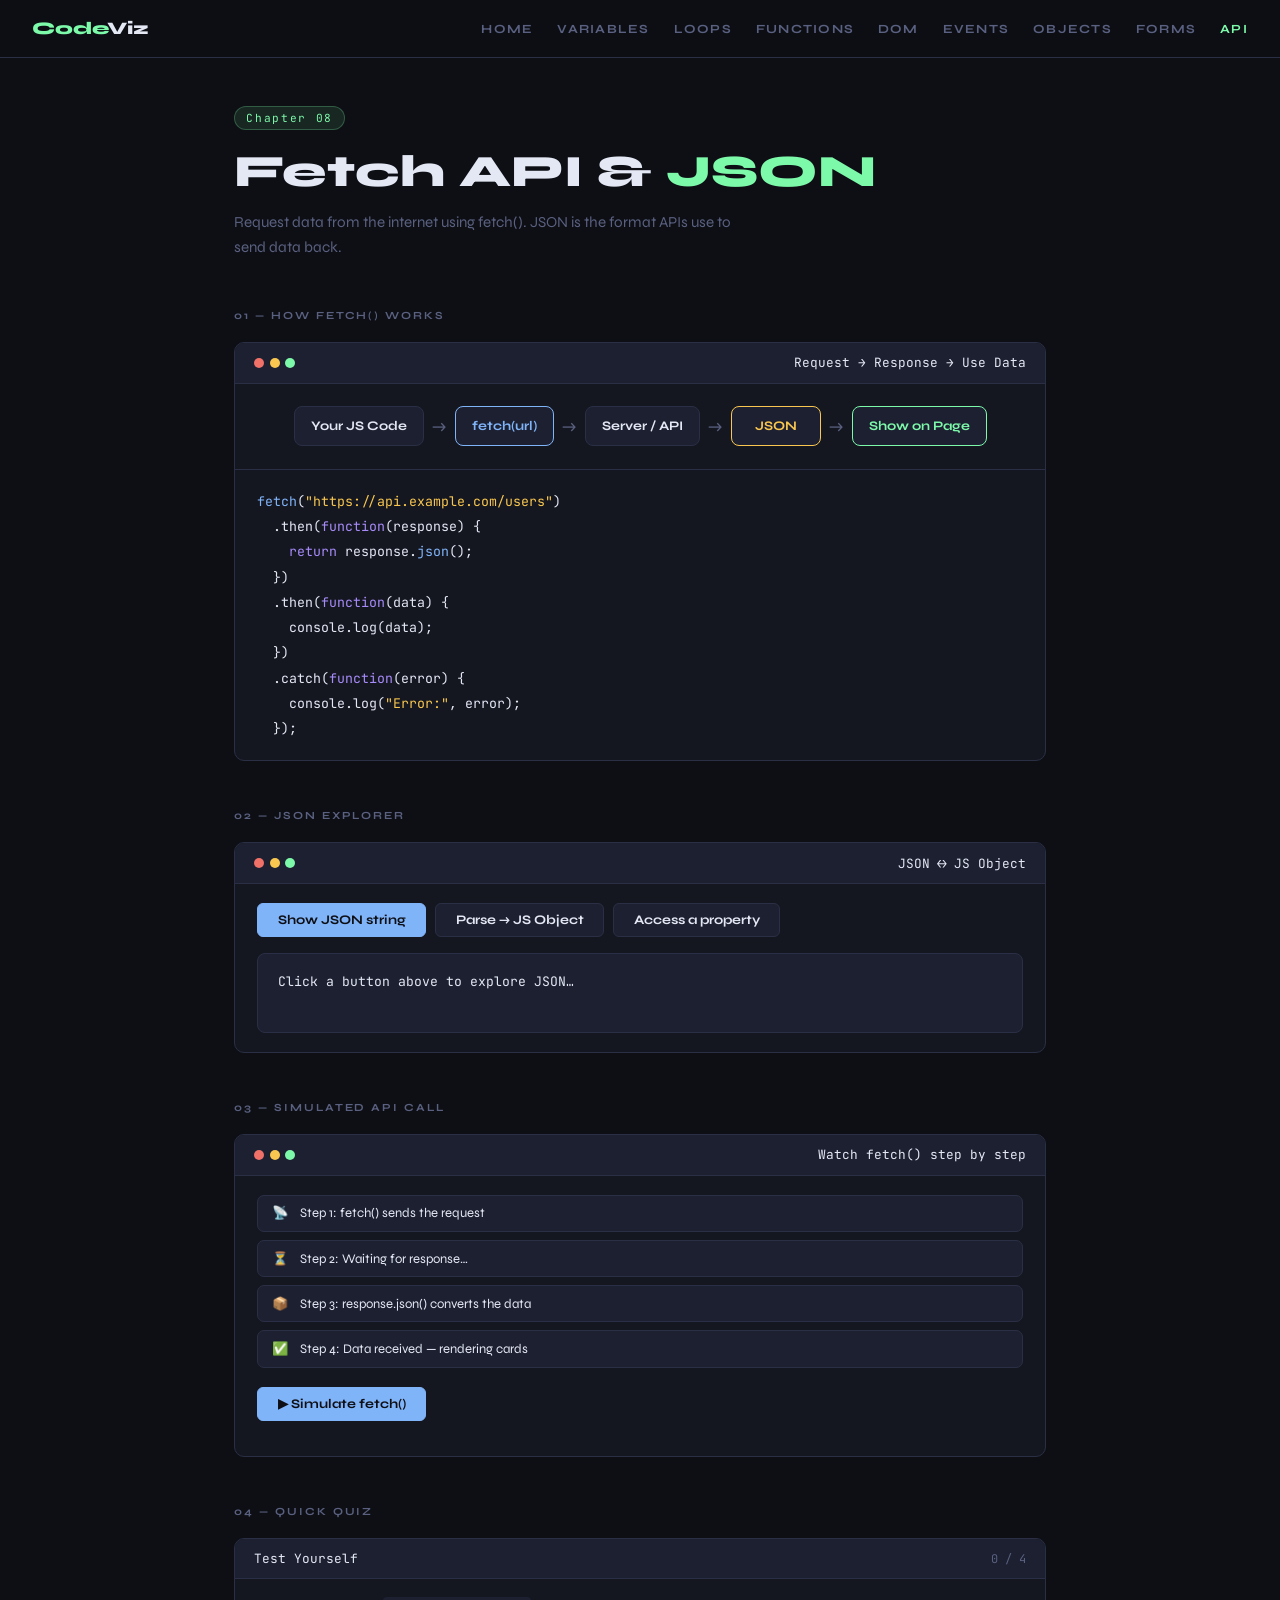
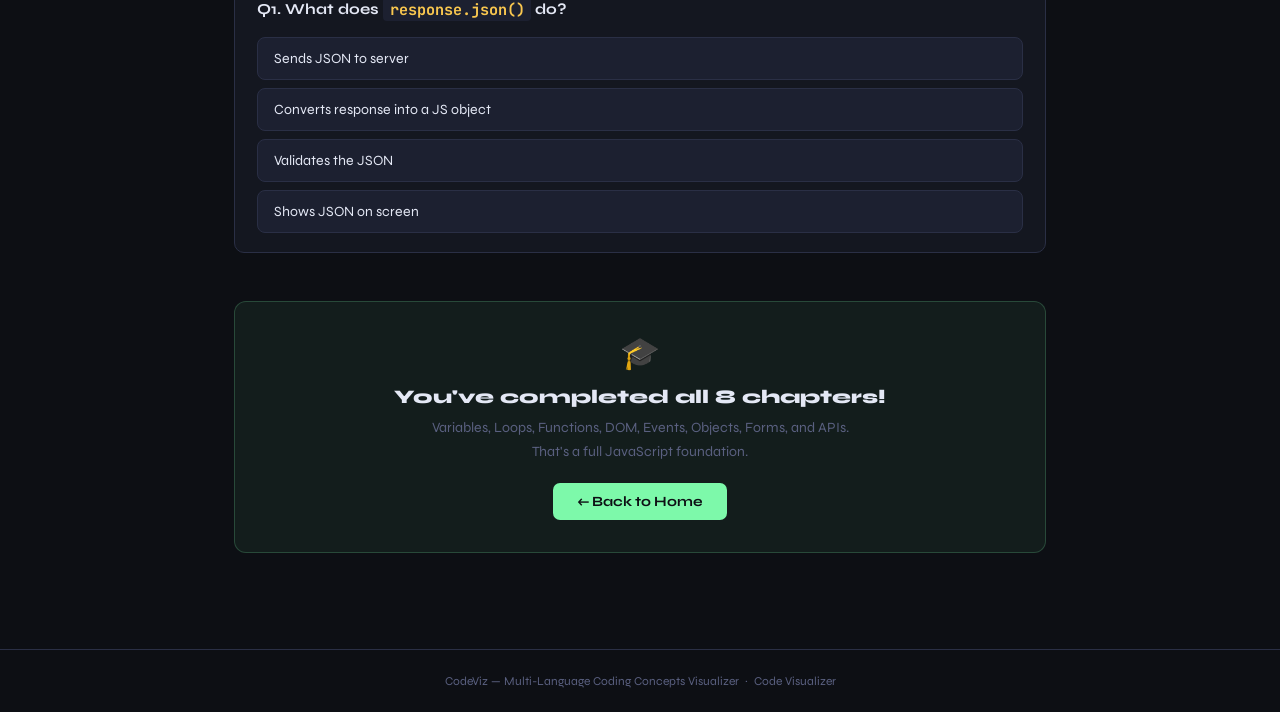
<file: api.html>
<!DOCTYPE html>
<html lang="en">
<head>
  <meta charset="UTF-8"/>
  <meta name="viewport" content="width=device-width, initial-scale=1.0"/>
  <title>Fetch API & JSON — CodeViz</title>
  <link href="https://fonts.googleapis.com/css2?family=JetBrains+Mono:wght@400;600&family=Syne:wght@400;700;800&display=swap" rel="stylesheet"/>
  <link rel="stylesheet" href="style.css"/>
</head>
<body>
<div id="nav"></div>
<div class="page">

  <div class="tag">Chapter 08</div>
  <h1>Fetch API &amp; <em>JSON</em></h1>
  <p class="subtitle">Request data from the internet using fetch(). JSON is the format APIs use to send data back.</p>

  <div class="section">
    <div class="section-label">01 — How fetch() Works</div>
    <div class="card">
      <div class="card-head"><div class="dots"><span class="d-r"></span><span class="d-y"></span><span class="d-g"></span></div><div>Request → Response → Use Data</div></div>
      <div class="flow">
        <div class="flow-box">Your JS Code</div>
        <div class="flow-arrow">→</div>
        <div class="flow-box" style="border-color:var(--blue);color:var(--blue)">fetch(url)</div>
        <div class="flow-arrow">→</div>
        <div class="flow-box">Server / API</div>
        <div class="flow-arrow">→</div>
        <div class="flow-box" style="border-color:var(--yellow);color:var(--yellow)">JSON</div>
        <div class="flow-arrow">→</div>
        <div class="flow-box" style="border-color:var(--accent);color:var(--accent)">Show on Page</div>
      </div>
      <div class="code-block" style="border-top:1px solid var(--border)"><span class="fn">fetch</span>(<span class="str">"https://api.example.com/users"</span>)
  .then(<span class="kw">function</span>(response) {
    <span class="kw">return</span> response.<span class="fn">json</span>();
  })
  .then(<span class="kw">function</span>(data) {
    console.log(data);
  })
  .catch(<span class="kw">function</span>(error) {
    console.log(<span class="str">"Error:"</span>, error);
  });</div>
    </div>
  </div>

  <div class="section">
    <div class="section-label">02 — JSON Explorer</div>
    <div class="card">
      <div class="card-head"><div class="dots"><span class="d-r"></span><span class="d-y"></span><span class="d-g"></span></div><div>JSON ↔ JS Object</div></div>
      <div style="padding:1.2rem 1.4rem">
        <div style="display:flex;gap:.6rem;flex-wrap:wrap;margin-bottom:1rem">
          <button class="btn btn-blue" onclick="showJSON()">Show JSON string</button>
          <button class="btn btn-outline" onclick="showParsed()">Parse → JS Object</button>
          <button class="btn btn-outline" onclick="showAccess()">Access a property</button>
        </div>
        <div class="json-box" id="json-box">Click a button above to explore JSON…</div>
      </div>
    </div>
  </div>

  <div class="section">
    <div class="section-label">03 — Simulated API Call</div>
    <div class="card">
      <div class="card-head"><div class="dots"><span class="d-r"></span><span class="d-y"></span><span class="d-g"></span></div><div>Watch fetch() step by step</div></div>
      <div class="fetch-wrap">
        <div class="fetch-steps">
          <div class="step-row" id="step1"><span>📡</span> Step 1: fetch() sends the request</div>
          <div class="step-row" id="step2"><span>⏳</span> Step 2: Waiting for response…</div>
          <div class="step-row" id="step3"><span>📦</span> Step 3: response.json() converts the data</div>
          <div class="step-row" id="step4"><span>✅</span> Step 4: Data received — rendering cards</div>

        </div>
        <button class="btn btn-blue" id="fetch-btn" onclick="simulateFetch()">▶ Simulate fetch()</button>
        <div class="user-cards" id="user-cards"></div>
      </div>
    </div>
  </div>
  
    <div class="section">
    <div class="section-label">04 — Quick Quiz</div>
    <div class="card">
      <div class="card-head"><div>Test Yourself</div><div class="score-display" id="score-display">0 / 4</div></div>
      <div class="quiz-pad" id="quiz-area"></div>
    </div>
  </div>

  <div class="complete-banner">
    <div style="font-size:2rem;margin-bottom:.75rem">🎓</div>
    <div style="font-size:1.2rem;font-weight:800;margin-bottom:.5rem">You've completed all 8 chapters!</div>
    <div style="color:var(--muted);font-size:.88rem;line-height:1.7;max-width:420px;margin:0 auto">Variables, Loops, Functions, DOM, Events, Objects, Forms, and APIs. That's a full JavaScript foundation.</div>
    <a href="index.html">← Back to Home</a>
  </div>



</div>
<div id="footer"></div>
<script src="components.js"></script>
<script>
const sample = { name:"Alice", age:20, course:"CS", active:true };
function showJSON(){ document.getElementById("json-box").innerHTML=`<span class="jv">'${JSON.stringify(sample)}'</span>`; }
function showParsed(){ document.getElementById("json-box").innerHTML=`<span class="kw">const</span> obj = JSON.parse(jsonString);\n\n{\n  <span class="jk">name</span>: <span class="jv">"Alice"</span>,\n  <span class="jk">age</span>: <span class="jn">20</span>,\n  <span class="jk">course</span>: <span class="jv">"CS"</span>,\n  <span class="jk">active</span>: <span class="jn">true</span>\n}`; }
function showAccess(){ document.getElementById("json-box").innerHTML=`obj.<span class="jk">name</span>   <span class="cmt">→ <span class="jv">"Alice"</span></span>\nobj.<span class="jk">age</span>    <span class="cmt">→ <span class="jn">20</span></span>\nobj.<span class="jk">course</span> <span class="cmt">→ <span class="jv">"CS"</span></span>\nobj.<span class="jk">active</span> <span class="cmt">→ <span class="jn">true</span></span>`; }

const fakeUsers=[{name:"Alice Roy",email:"alice@cv.dev",role:"Student"},{name:"Bob Sen",email:"bob@cv.dev",role:"Student"},{name:"Carol Das",email:"carol@cv.dev",role:"Student"},{name:"Dev Bose",email:"dev@cv.dev",role:"Student"}];
async function simulateFetch(){
  const steps=["step1","step2","step3","step4"];
  document.getElementById("user-cards").innerHTML="";
  document.getElementById("fetch-btn").disabled=true;
  steps.forEach(s=>document.getElementById(s).className="step-row");
  for(let i=0;i<steps.length;i++){
    await new Promise(r=>setTimeout(r,700));
    if(i>0)document.getElementById(steps[i-1]).className="step-row done";
    document.getElementById(steps[i]).className="step-row active";
  }
  await new Promise(r=>setTimeout(r,700));
  document.getElementById(steps[3]).className="step-row done";
  document.getElementById("user-cards").innerHTML=fakeUsers.map(u=>`<div class="user-card"><div class="u-name">${u.name}</div><div class="u-detail">${u.email}</div><div class="u-detail" style="color:var(--blue);margin-top:.2rem">${u.role}</div></div>`).join("");
  document.getElementById("fetch-btn").disabled=false;
}

const questions=[
  {q:`What does <code>response.json()</code> do?`, opts:["Sends JSON to server","Converts response into a JS object","Validates the JSON","Shows JSON on screen"], ans:1, exp:"response.json() reads the response body and parses the JSON string into a JS object."},
  {q:`What format do most APIs use to send data?`, opts:["HTML","XML","CSV","JSON"], ans:3, exp:"JSON (JavaScript Object Notation) is the standard — lightweight and easy for JS to parse."},
  {q:`What does <code>.catch()</code> do in a fetch chain?`, opts:["Fetches data","Converts response","Handles errors if the request fails","Sends POST"], ans:2, exp:".catch() runs if anything goes wrong — no internet, 404 errors, etc."},
  {q:`What does API stand for?`, opts:["App Programming Interface","Application Programming Interface","Application Program Input","App Protocol Interface"], ans:1, exp:"API = Application Programming Interface — a URL you request to get or send data from a server."},
];
let qi=0,qs=0;
function renderQuiz(){if(qi>=questions.length){document.getElementById("quiz-area").innerHTML=`<div style="text-align:center;padding:1rem"><div style="font-size:2rem">🎉</div><div style="font-weight:700;margin:.5rem 0">Score: ${qs} / ${questions.length}</div><button class="next-btn show" onclick="qi=0;qs=0;renderQuiz()">Try Again</button></div>`;return;}const q=questions[qi];document.getElementById("score-display").textContent=`${qs} / ${questions.length}`;document.getElementById("quiz-area").innerHTML=`<div class="quiz-q">Q${qi+1}. ${q.q}</div><div class="options">${q.opts.map((o,i)=>`<div class="option" onclick="pick(${i})">${o}</div>`).join("")}</div><div class="feedback" id="fb"></div><button class="next-btn" id="nxt" onclick="qi++;renderQuiz()">Next →</button>`;}
function pick(i){const q=questions[qi];document.querySelectorAll(".option").forEach((el,j)=>{el.classList.add("off");if(j===q.ans)el.classList.add("correct");if(j===i&&i!==q.ans)el.classList.add("wrong");});const fb=document.getElementById("fb");if(i===q.ans){qs++;fb.className="feedback show ok";fb.textContent="✓ "+q.exp;}else{fb.className="feedback show no";fb.textContent="✗ "+q.exp;}document.getElementById("score-display").textContent=`${qs} / ${questions.length}`;document.getElementById("nxt").classList.add("show");}
renderQuiz();
</script>
</body>
</html>
</file>
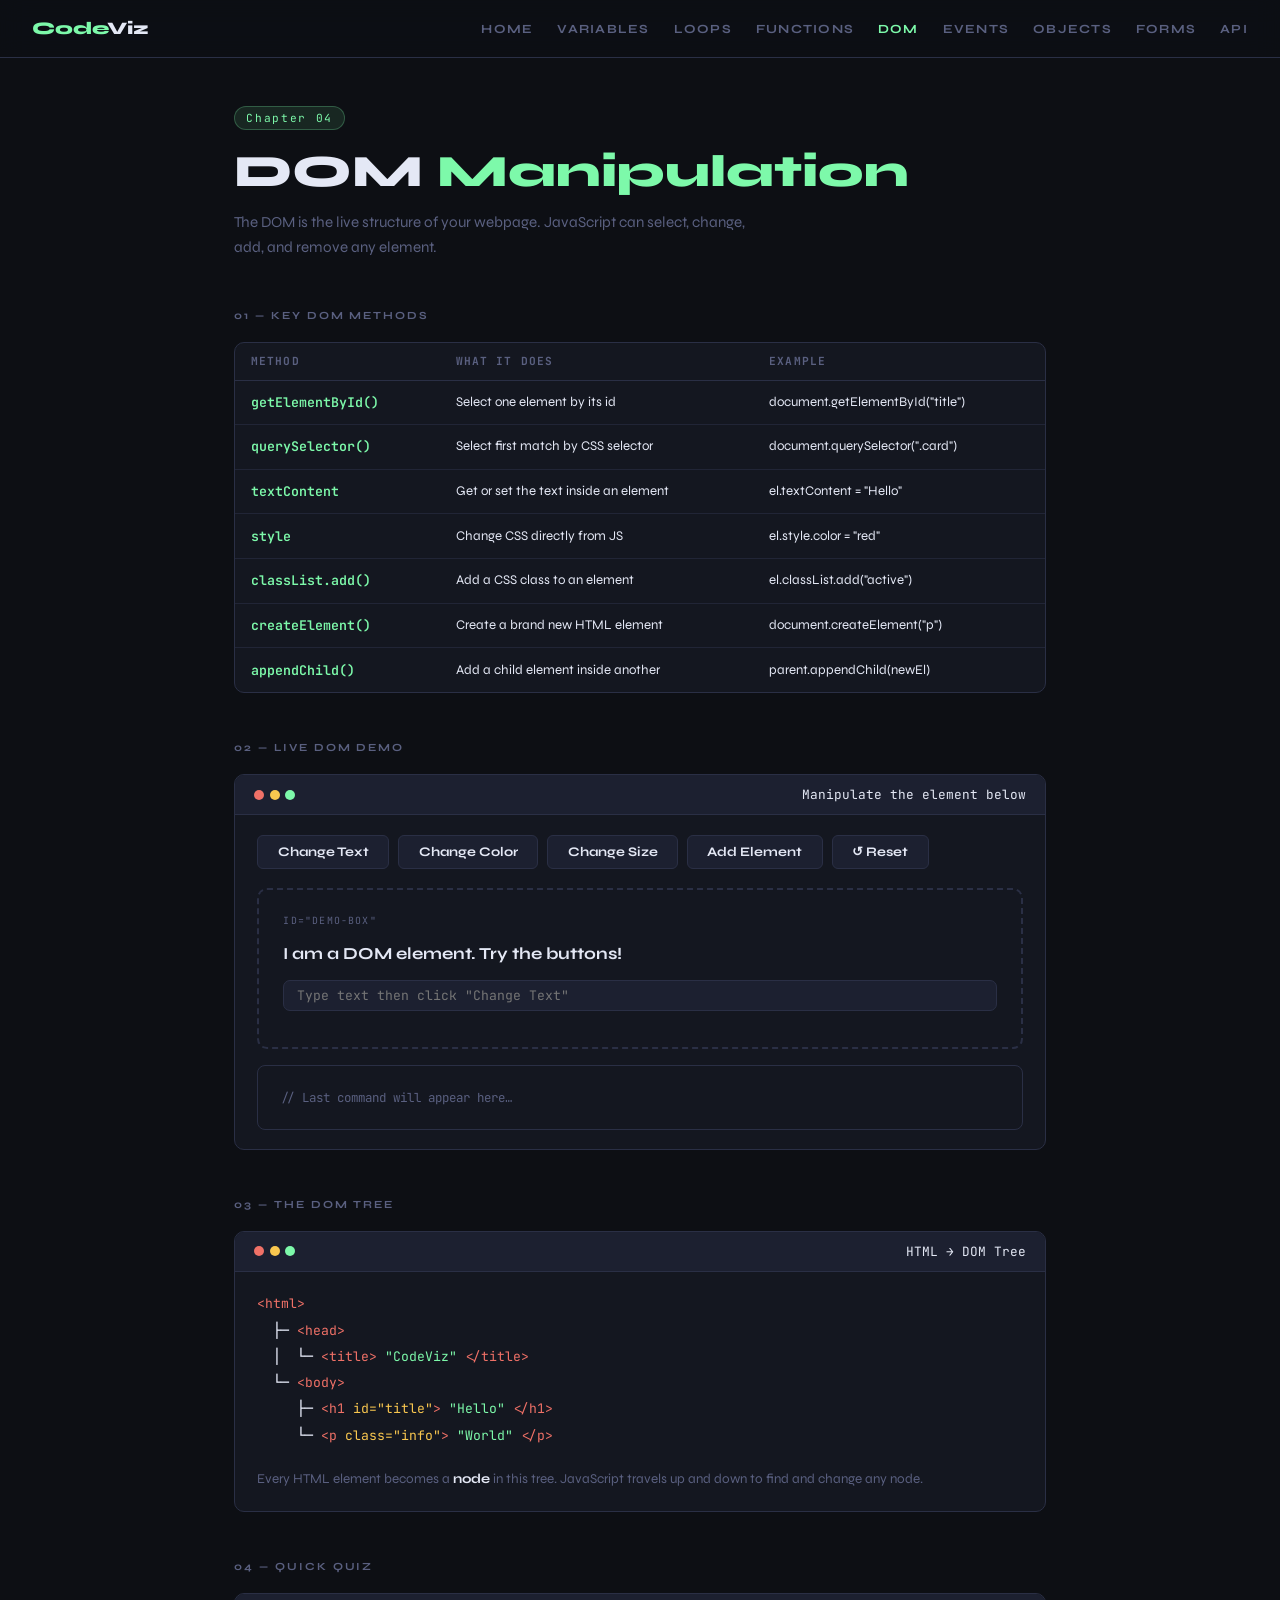
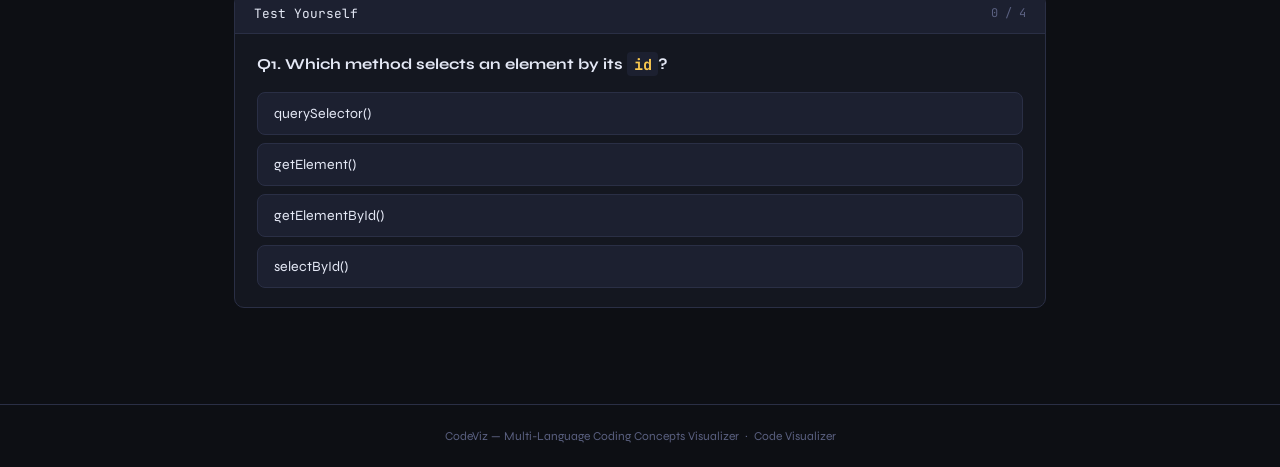
<file: dom.html>
<!DOCTYPE html>
<html lang="en">
<head>
  <meta charset="UTF-8"/>
  <meta name="viewport" content="width=device-width, initial-scale=1.0"/>
  <title>DOM — CodeViz</title>
  <link href="https://fonts.googleapis.com/css2?family=JetBrains+Mono:wght@400;600&family=Syne:wght@400;700;800&display=swap" rel="stylesheet"/>
  <link rel="stylesheet" href="style.css"/>
</head>
<body>
<div id="nav"></div>
<div class="page">

  <div class="tag">Chapter 04</div>
  <h1>DOM <em>Manipulation</em></h1>
  <p class="subtitle">The DOM is the live structure of your webpage. JavaScript can select, change, add, and remove any element.</p>

  <div class="section">
    <div class="section-label">01 — Key DOM Methods</div>
    <div class="card">
      <div class="table-wrap">
        <table>
          <thead><tr><th>Method</th><th>What it does</th><th>Example</th></tr></thead>
          <tbody>
            <tr><td>getElementById()</td><td>Select one element by its id</td><td>document.getElementById("title")</td></tr>
            <tr><td>querySelector()</td><td>Select first match by CSS selector</td><td>document.querySelector(".card")</td></tr>
            <tr><td>textContent</td><td>Get or set the text inside an element</td><td>el.textContent = "Hello"</td></tr>
            <tr><td>style</td><td>Change CSS directly from JS</td><td>el.style.color = "red"</td></tr>
            <tr><td>classList.add()</td><td>Add a CSS class to an element</td><td>el.classList.add("active")</td></tr>
            <tr><td>createElement()</td><td>Create a brand new HTML element</td><td>document.createElement("p")</td></tr>
            <tr><td>appendChild()</td><td>Add a child element inside another</td><td>parent.appendChild(newEl)</td></tr>
          </tbody>
        </table>
      </div>
    </div>
  </div>

  <div class="section">
    <div class="section-label">02 — Live DOM Demo</div>
    <div class="card">
      <div class="card-head">
        <div class="dots"><span class="d-r"></span><span class="d-y"></span><span class="d-g"></span></div>
        <div>Manipulate the element below</div>
      </div>
      <div style="padding:1.2rem 1.4rem">
        <div class="dom-controls">
          <button class="btn btn-outline" onclick="changeText()">Change Text</button>
          <button class="btn btn-outline" onclick="changeColor()">Change Color</button>
          <button class="btn btn-outline" onclick="changeSize()">Change Size</button>
          <button class="btn btn-outline" onclick="addEl()">Add Element</button>
          <button class="btn btn-outline" onclick="resetDemo()">↺ Reset</button>
        </div>
        <div class="sandbox">
          <div class="sandbox-label">id="demo-box"</div>
          <div id="demo-box" style="font-size:1.05rem;font-weight:700;transition:all .3s">I am a DOM element. Try the buttons!</div>
          <div style="margin-top:1rem;display:flex;gap:.5rem">
            <input class="form-input" id="new-text" placeholder='Type text then click "Change Text"' style="font-size:.82rem;padding:.4rem .8rem"/>
          </div>
          <div id="added-els" style="margin-top:.75rem;display:flex;flex-direction:column;gap:.35rem"></div>
        </div>
        <div class="code-block" id="last-cmd" style="margin-top:1rem;border:1px solid var(--border);border-radius:8px;font-size:.78rem;color:var(--muted)">// Last command will appear here…</div>
      </div>
    </div>
  </div>

  <div class="section">
    <div class="section-label">03 — The DOM Tree</div>
    <div class="card">
      <div class="card-head">
        <div class="dots"><span class="d-r"></span><span class="d-y"></span><span class="d-g"></span></div>
        <div>HTML → DOM Tree</div>
      </div>
      <div class="tree">
        <div><span class="tree-tag">&lt;html&gt;</span></div>
        <div>&nbsp;&nbsp;├─ <span class="tree-tag">&lt;head&gt;</span></div>
        <div>&nbsp;&nbsp;│&nbsp;&nbsp;└─ <span class="tree-tag">&lt;title&gt;</span> <span class="tree-text">"CodeViz"</span> <span class="tree-tag">&lt;/title&gt;</span></div>
        <div>&nbsp;&nbsp;└─ <span class="tree-tag">&lt;body&gt;</span></div>
        <div>&nbsp;&nbsp;&nbsp;&nbsp;&nbsp;├─ <span class="tree-tag">&lt;h1</span> <span class="tree-attr">id="title"</span><span class="tree-tag">&gt;</span> <span class="tree-text">"Hello"</span> <span class="tree-tag">&lt;/h1&gt;</span></div>
        <div>&nbsp;&nbsp;&nbsp;&nbsp;&nbsp;└─ <span class="tree-tag">&lt;p</span> <span class="tree-attr">class="info"</span><span class="tree-tag">&gt;</span> <span class="tree-text">"World"</span> <span class="tree-tag">&lt;/p&gt;</span></div>
      </div>
      <div style="padding:0 1.4rem 1.2rem;font-size:.84rem;color:var(--muted);line-height:1.75">Every HTML element becomes a <strong style="color:var(--text)">node</strong> in this tree. JavaScript travels up and down to find and change any node.</div>
    </div>
  </div>

  <div class="section">
    <div class="section-label">04 — Quick Quiz</div>
    <div class="card">
      <div class="card-head"><div>Test Yourself</div><div class="score-display" id="score-display">0 / 4</div></div>
      <div class="quiz-pad" id="quiz-area"></div>
    </div>
  </div>

</div>
<div id="footer"></div>
<script src="components.js"></script>
<script>
const colors = ["#f07167","#f9c74f","#7df9aa","#80b4f9","#a78bfa"];
let ci=0, sizeOn=false, count=0;
const cmd = document.getElementById("last-cmd");

function changeText(){ const t=document.getElementById("new-text").value||"Hello from JavaScript!"; document.getElementById("demo-box").textContent=t; cmd.textContent=`document.getElementById("demo-box").textContent = "${t}";`; }
function changeColor(){ const c=colors[ci++%colors.length]; document.getElementById("demo-box").style.color=c; cmd.textContent=`document.getElementById("demo-box").style.color = "${c}";`; }
function changeSize(){ sizeOn=!sizeOn; document.getElementById("demo-box").style.fontSize=sizeOn?"1.7rem":"1.05rem"; cmd.textContent=`document.getElementById("demo-box").style.fontSize = "${sizeOn?"1.7rem":"1.05rem"}";`; }
function addEl(){ count++; const p=document.createElement("p"); p.textContent=`New element #${count} added by JS!`; p.style.cssText="font-family:var(--mono);font-size:.8rem;color:var(--muted)"; document.getElementById("added-els").appendChild(p); cmd.textContent=`const p = document.createElement("p");\np.textContent = "New element #${count}";\nparent.appendChild(p);`; }
function resetDemo(){ document.getElementById("demo-box").textContent="I am a DOM element. Try the buttons!"; document.getElementById("demo-box").style.color=""; document.getElementById("demo-box").style.fontSize=""; document.getElementById("added-els").innerHTML=""; document.getElementById("new-text").value=""; cmd.textContent="// Last command will appear here…"; ci=0;sizeOn=false;count=0; }

const questions=[
  {q:`Which method selects an element by its <code>id</code>?`, opts:["querySelector()","getElement()","getElementById()","selectById()"], ans:2, exp:"getElementById() is the most direct way to grab one element by its unique id."},
  {q:`How do you change the text inside a &lt;p&gt; element?`, opts:["p.value='text'","p.textContent='text'","p.html='text'","p.innerText()"], ans:1, exp:"textContent lets you get or set plain text inside any element."},
  {q:`What does <code>document.createElement('div')</code> do?`, opts:["Selects a div","Deletes a div","Creates a new div in memory","Styles a div"], ans:2, exp:"createElement creates a new element in memory — use appendChild() to add it to the page."},
  {q:`What does DOM stand for?`, opts:["Data Object Model","Document Object Model","Design Object Module","Document Output Model"], ans:1, exp:"DOM = Document Object Model — the browser's tree representation of your HTML."},
];
let qi=0,qs=0;
function renderQuiz(){if(qi>=questions.length){document.getElementById("quiz-area").innerHTML=`<div style="text-align:center;padding:1rem"><div style="font-size:2rem">🎉</div><div style="font-weight:700;margin:.5rem 0">Score: ${qs} / ${questions.length}</div><button class="next-btn show" onclick="qi=0;qs=0;renderQuiz()">Try Again</button></div>`;return;}const q=questions[qi];document.getElementById("score-display").textContent=`${qs} / ${questions.length}`;document.getElementById("quiz-area").innerHTML=`<div class="quiz-q">Q${qi+1}. ${q.q}</div><div class="options">${q.opts.map((o,i)=>`<div class="option" onclick="pick(${i})">${o}</div>`).join("")}</div><div class="feedback" id="fb"></div><button class="next-btn" id="nxt" onclick="qi++;renderQuiz()">Next →</button>`;}
function pick(i){const q=questions[qi];document.querySelectorAll(".option").forEach((el,j)=>{el.classList.add("off");if(j===q.ans)el.classList.add("correct");if(j===i&&i!==q.ans)el.classList.add("wrong");});const fb=document.getElementById("fb");if(i===q.ans){qs++;fb.className="feedback show ok";fb.textContent="✓ "+q.exp;}else{fb.className="feedback show no";fb.textContent="✗ "+q.exp;}document.getElementById("score-display").textContent=`${qs} / ${questions.length}`;document.getElementById("nxt").classList.add("show");}
renderQuiz();
</script>
</body>
</html>
</file>
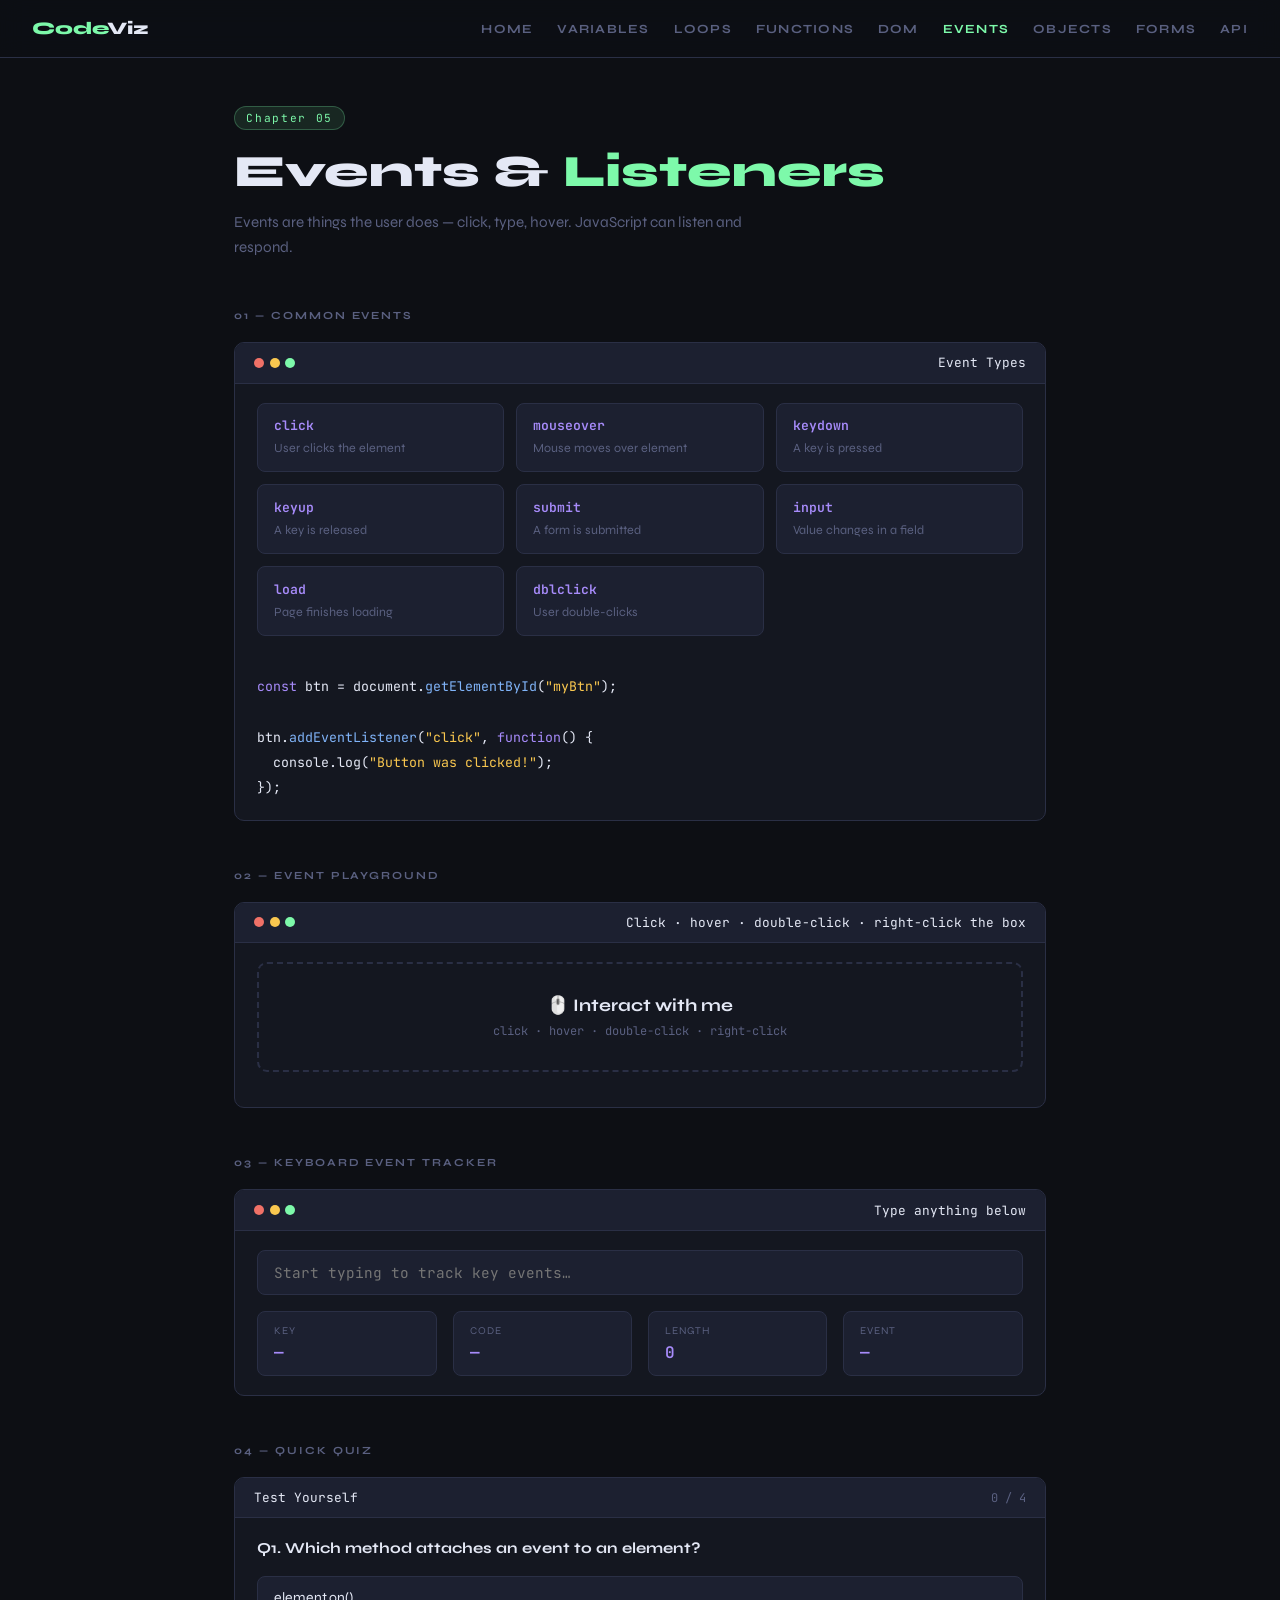
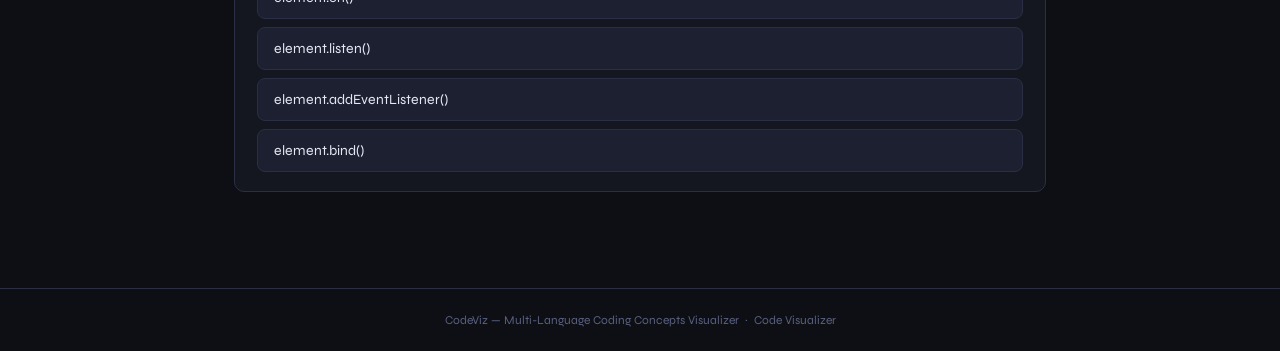
<file: events.html>
<!DOCTYPE html>
<html lang="en">
<head>
  <meta charset="UTF-8"/>
  <meta name="viewport" content="width=device-width, initial-scale=1.0"/>
  <title>Events — CodeViz</title>
  <link href="https://fonts.googleapis.com/css2?family=JetBrains+Mono:wght@400;600&family=Syne:wght@400;700;800&display=swap" rel="stylesheet"/>
  <link rel="stylesheet" href="style.css"/>
</head>
<body>
<div id="nav"></div>
<div class="page">

  <div class="tag">Chapter 05</div>
  <h1>Events &amp; <em>Listeners</em></h1>
  <p class="subtitle">Events are things the user does — click, type, hover. JavaScript can listen and respond.</p>

  <div class="section">
    <div class="section-label">01 — Common Events</div>
    <div class="card">
      <div class="card-head"><div class="dots"><span class="d-r"></span><span class="d-y"></span><span class="d-g"></span></div><div>Event Types</div></div>
      <div class="events-grid">
        <div class="event-chip"><div class="event-name">click</div><div class="event-desc">User clicks the element</div></div>
        <div class="event-chip"><div class="event-name">mouseover</div><div class="event-desc">Mouse moves over element</div></div>
        <div class="event-chip"><div class="event-name">keydown</div><div class="event-desc">A key is pressed</div></div>
        <div class="event-chip"><div class="event-name">keyup</div><div class="event-desc">A key is released</div></div>
        <div class="event-chip"><div class="event-name">submit</div><div class="event-desc">A form is submitted</div></div>
        <div class="event-chip"><div class="event-name">input</div><div class="event-desc">Value changes in a field</div></div>
        <div class="event-chip"><div class="event-name">load</div><div class="event-desc">Page finishes loading</div></div>
        <div class="event-chip"><div class="event-name">dblclick</div><div class="event-desc">User double-clicks</div></div>
      </div>
      <div class="code-block"><span class="kw">const</span> btn = document.<span class="fn">getElementById</span>(<span class="str">"myBtn"</span>);

btn.<span class="fn">addEventListener</span>(<span class="str">"click"</span>, <span class="kw">function</span>() {
  console.log(<span class="str">"Button was clicked!"</span>);
});</div>
    </div>
  </div>

  <div class="section">
    <div class="section-label">02 — Event Playground</div>
    <div class="card">
      <div class="card-head"><div class="dots"><span class="d-r"></span><span class="d-y"></span><span class="d-g"></span></div><div>Click · hover · double-click · right-click the box</div></div>
      <div style="padding:1.2rem 1.4rem">
        <div class="play-box" id="play-box">
          <div class="play-main" id="play-main">🖱️ Interact with me</div>
          <div class="play-hint">click · hover · double-click · right-click</div>
        </div>
        <div class="event-log" id="event-log"></div>
      </div>
    </div>
  </div>

  <div class="section">
    <div class="section-label">03 — Keyboard Event Tracker</div>
    <div class="card">
      <div class="card-head"><div class="dots"><span class="d-r"></span><span class="d-y"></span><span class="d-g"></span></div><div>Type anything below</div></div>
      <div style="padding:1.2rem 1.4rem">
        <input class="key-input" id="key-input" placeholder="Start typing to track key events…"/>
        <div class="key-info">
          <div class="key-card"><div class="key-label">Key</div><div class="key-val" id="k-key">—</div></div>
          <div class="key-card"><div class="key-label">Code</div><div class="key-val" id="k-code">—</div></div>
          <div class="key-card"><div class="key-label">Length</div><div class="key-val" id="k-len">0</div></div>
          <div class="key-card"><div class="key-label">Event</div><div class="key-val" id="k-event">—</div></div>
        </div>
      </div>
    </div>
  </div>

  <div class="section">
    <div class="section-label">04 — Quick Quiz</div>
    <div class="card">
      <div class="card-head"><div>Test Yourself</div><div class="score-display" id="score-display">0 / 4</div></div>
      <div class="quiz-pad" id="quiz-area"></div>
    </div>
  </div>

</div>
<div id="footer"></div>
<script src="components.js"></script>
<script>
const box = document.getElementById("play-box");
const logEl = document.getElementById("event-log");
const eColors = { click:"var(--purple)", mouseover:"var(--accent)", mouseout:"var(--muted)", dblclick:"var(--yellow)", contextmenu:"var(--red)" };

function logEvent(name, emoji) {
  const e = document.createElement("div");
  e.className = "log-entry";
  e.style.borderLeftColor = eColors[name] || "var(--purple)";
  e.innerHTML = `<span>${emoji} <strong>${name}</strong></span><span class="log-time">${new Date().toLocaleTimeString()}</span>`;
  logEl.prepend(e);
  if (logEl.children.length > 8) logEl.lastChild.remove();
  document.getElementById("play-main").textContent = emoji + " " + name;
}
box.addEventListener("click",       () => logEvent("click","🖱️"));
box.addEventListener("mouseover",   () => logEvent("mouseover","👆"));
box.addEventListener("mouseout",    () => logEvent("mouseout","👋"));
box.addEventListener("dblclick",    () => logEvent("dblclick","⚡"));
box.addEventListener("contextmenu", e => { e.preventDefault(); logEvent("contextmenu","🔘"); });

document.getElementById("key-input").addEventListener("keydown", e => {
  document.getElementById("k-key").textContent   = e.key === " " ? "Space" : e.key;
  document.getElementById("k-code").textContent  = e.code;
  document.getElementById("k-event").textContent = "keydown";
});
document.getElementById("key-input").addEventListener("input", e => {
  document.getElementById("k-len").textContent   = e.target.value.length;
  document.getElementById("k-event").textContent = "input";
});

const questions=[
  {q:`Which method attaches an event to an element?`, opts:["element.on()","element.listen()","element.addEventListener()","element.bind()"], ans:2, exp:"addEventListener() is the standard. It takes the event name and a callback function."},
  {q:`What event fires every time the user types in a text box?`, opts:["change","keypress","input","type"], ans:2, exp:"The 'input' event fires every time the value changes. It's more reliable than keypress."},
  {q:`What is a callback function in addEventListener?`, opts:["The HTML element","The event name","The function that runs when the event fires","The return value"], ans:2, exp:"The second argument is a callback — it runs every time that event happens."},
  {q:`How do you stop the browser's right-click menu from appearing?`, opts:["event.stop()","event.preventDefault()","event.cancel()","return false"], ans:1, exp:"event.preventDefault() cancels the browser's default behaviour for that event."},
];
let qi=0,qs=0;
function renderQuiz(){if(qi>=questions.length){document.getElementById("quiz-area").innerHTML=`<div style="text-align:center;padding:1rem"><div style="font-size:2rem">🎉</div><div style="font-weight:700;margin:.5rem 0">Score: ${qs} / ${questions.length}</div><button class="next-btn show" onclick="qi=0;qs=0;renderQuiz()">Try Again</button></div>`;return;}const q=questions[qi];document.getElementById("score-display").textContent=`${qs} / ${questions.length}`;document.getElementById("quiz-area").innerHTML=`<div class="quiz-q">Q${qi+1}. ${q.q}</div><div class="options">${q.opts.map((o,i)=>`<div class="option" onclick="pick(${i})">${o}</div>`).join("")}</div><div class="feedback" id="fb"></div><button class="next-btn" id="nxt" onclick="qi++;renderQuiz()">Next →</button>`;}
function pick(i){const q=questions[qi];document.querySelectorAll(".option").forEach((el,j)=>{el.classList.add("off");if(j===q.ans)el.classList.add("correct");if(j===i&&i!==q.ans)el.classList.add("wrong");});const fb=document.getElementById("fb");if(i===q.ans){qs++;fb.className="feedback show ok";fb.textContent="✓ "+q.exp;}else{fb.className="feedback show no";fb.textContent="✗ "+q.exp;}document.getElementById("score-display").textContent=`${qs} / ${questions.length}`;document.getElementById("nxt").classList.add("show");}
renderQuiz();
</script>
</body>
</html>
</file>
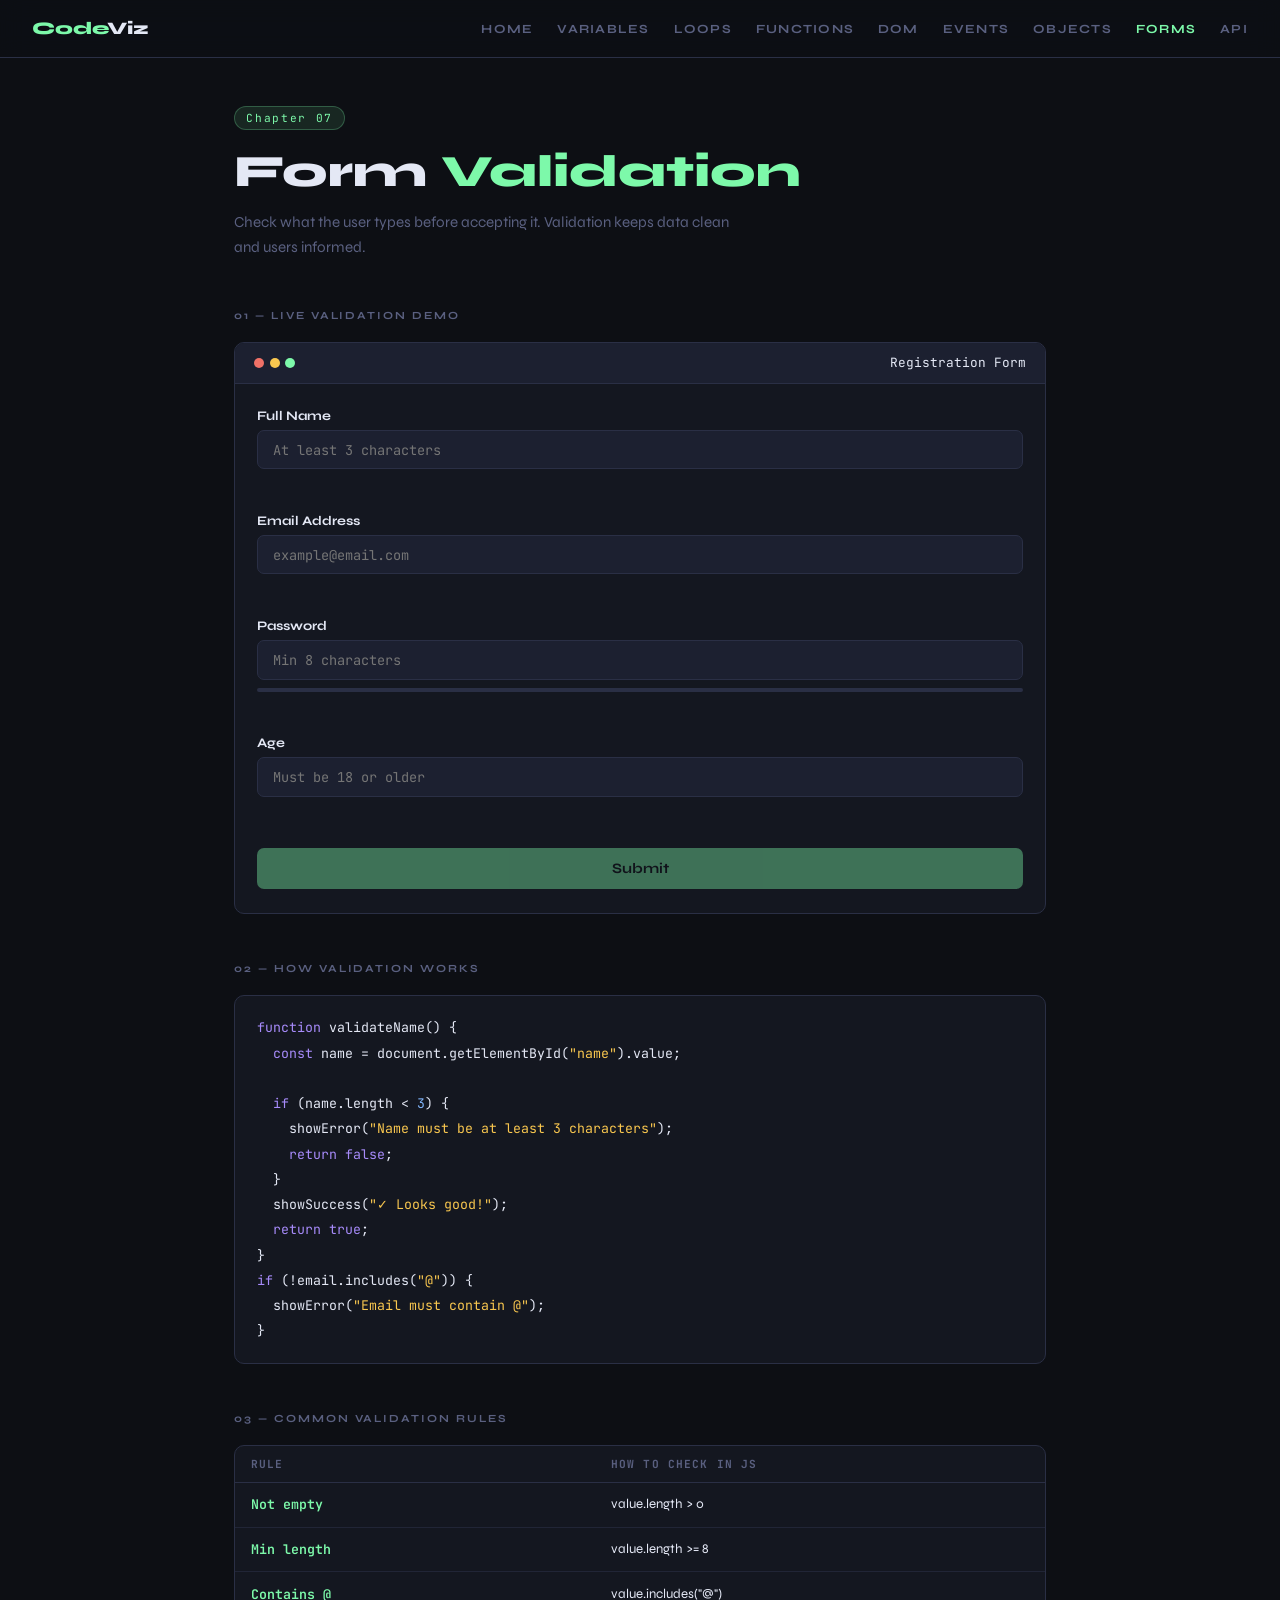
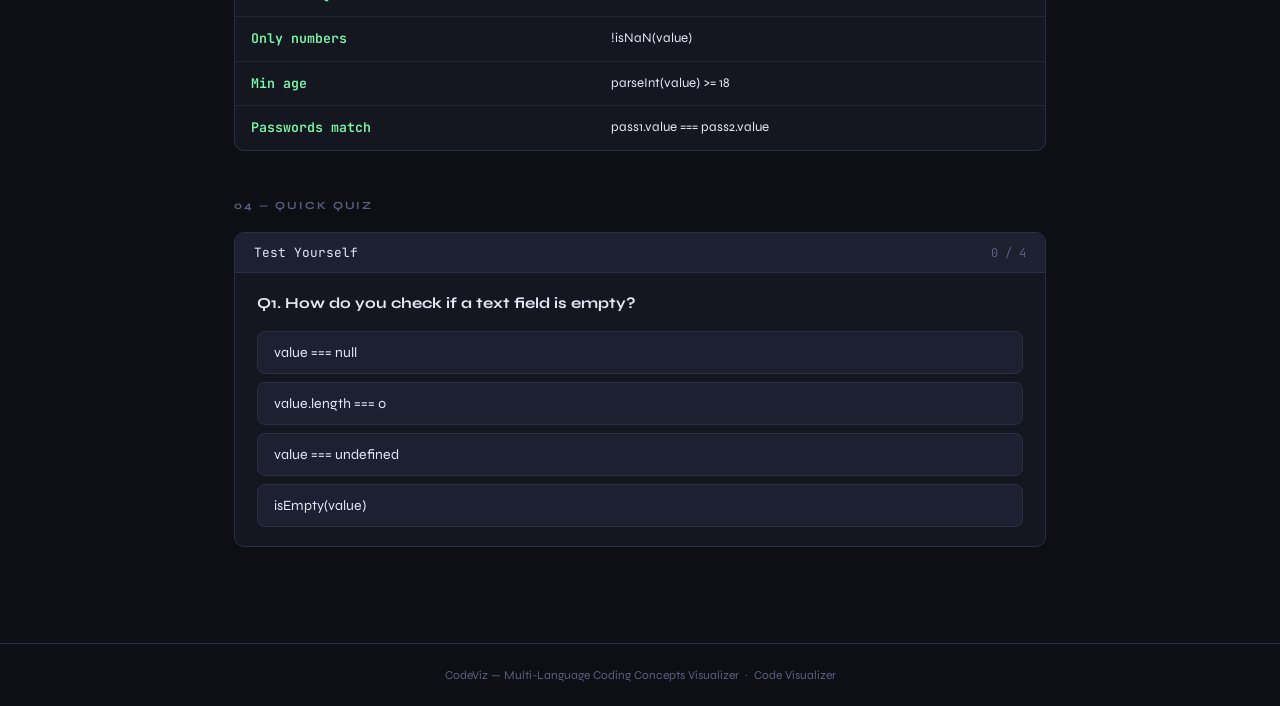
<file: forms.html>
<!DOCTYPE html>
<html lang="en">
<head>
  <meta charset="UTF-8"/>
  <meta name="viewport" content="width=device-width, initial-scale=1.0"/>
  <title>Form Validation — CodeViz</title>
  <link href="https://fonts.googleapis.com/css2?family=JetBrains+Mono:wght@400;600&family=Syne:wght@400;700;800&display=swap" rel="stylesheet"/>
  <link rel="stylesheet" href="style.css"/>
</head>
<body>
<div id="nav"></div>
<div class="page">

  <div class="tag">Chapter 07</div>
  <h1>Form <em>Validation</em></h1>
  <p class="subtitle">Check what the user types before accepting it. Validation keeps data clean and users informed.</p>

  <div class="section">
    <div class="section-label">01 — Live Validation Demo</div>
    <div class="card">
      <div class="card-head"><div class="dots"><span class="d-r"></span><span class="d-y"></span><span class="d-g"></span></div><div>Registration Form</div></div>
      <div class="form-wrap" id="form-wrap">
        <div class="form-group">
          <label class="form-label">Full Name</label>
          <input class="form-input" id="f-name" placeholder="At least 3 characters" oninput="validateName()"/>
          <div class="form-hint" id="h-name"></div>
        </div>
        <div class="form-group">
          <label class="form-label">Email Address</label>
          <input class="form-input" id="f-email" placeholder="example@email.com" oninput="validateEmail()"/>
          <div class="form-hint" id="h-email"></div>
        </div>
        <div class="form-group">
          <label class="form-label">Password</label>
          <input class="form-input" id="f-pass" type="password" placeholder="Min 8 characters" oninput="validatePass()"/>
          <div class="strength-bar"><div class="strength-fill" id="strength-fill"></div></div>
          <div class="form-hint" id="h-pass"></div>
        </div>
        <div class="form-group">
          <label class="form-label">Age</label>
          <input class="form-input" id="f-age" type="number" placeholder="Must be 18 or older" oninput="validateAge()"/>
          <div class="form-hint" id="h-age"></div>
        </div>
        <button class="submit-btn" id="submit-btn" onclick="submitForm()" disabled>Submit</button>
      </div>
      <div class="success-msg" id="success-msg">
        <div style="font-size:2.5rem;margin-bottom:.75rem">✅</div>
        <div style="font-size:1.1rem;font-weight:700;margin-bottom:.5rem">All fields valid!</div>
        <div style="color:var(--muted);font-size:.85rem">In a real app this data would be sent to a server.</div>
        <button class="next-btn show" onclick="resetForm()" style="margin-top:1rem">Try Again</button>
      </div>
    </div>
  </div>

  <div class="section">
    <div class="section-label">02 — How Validation Works</div>
    <div class="card">
      <div class="code-block"><span class="kw">function</span> validateName() {
  <span class="kw">const</span> name = document.getElementById(<span class="str">"name"</span>).value;

  <span class="kw">if</span> (name.length < <span class="num">3</span>) {
    showError(<span class="str">"Name must be at least 3 characters"</span>);
    <span class="kw">return false</span>;
  }
  showSuccess(<span class="str">"✓ Looks good!"</span>);
  <span class="kw">return true</span>;
}
<span class="kw">if</span> (!email.includes(<span class="str">"@"</span>)) {
  showError(<span class="str">"Email must contain @"</span>);
}</div>
    </div>
  </div>

  <div class="section">
    <div class="section-label">03 — Common Validation Rules</div>
    <div class="card">
      <div class="table-wrap">
        <table>
          <thead><tr><th>Rule</th><th>How to Check in JS</th></tr></thead>
          <tbody>
            <tr><td>Not empty</td><td>value.length > 0</td></tr>
            <tr><td>Min length</td><td>value.length >= 8</td></tr>
            <tr><td>Contains @</td><td>value.includes("@")</td></tr>
            <tr><td>Only numbers</td><td>!isNaN(value)</td></tr>
            <tr><td>Min age</td><td>parseInt(value) >= 18</td></tr>
            <tr><td>Passwords match</td><td>pass1.value === pass2.value</td></tr>
          </tbody>
        </table>
      </div>
    </div>
  </div>

  <div class="section">
    <div class="section-label">04 — Quick Quiz</div>
    <div class="card">
      <div class="card-head"><div>Test Yourself</div><div class="score-display" id="score-display">0 / 4</div></div>
      <div class="quiz-pad" id="quiz-area"></div>
    </div>
  </div>

</div>
<div id="footer"></div>
<script src="components.js"></script>
<script>
let valid={name:false,email:false,pass:false,age:false};
function checkSubmit(){ document.getElementById("submit-btn").disabled=!Object.values(valid).every(Boolean); }
function setField(id,hid,ok,msg){ const el=document.getElementById(id),h=document.getElementById(hid); el.className="form-input "+(ok?"valid":"invalid"); h.className="form-hint "+(ok?"hint-ok":"hint-err"); h.textContent=msg; }
function validateName(){ const v=document.getElementById("f-name").value.trim(),ok=v.length>=3; setField("f-name","h-name",ok,ok?"✓ Name looks good":"✗ Must be at least 3 characters"); valid.name=ok; checkSubmit(); }
function validateEmail(){ const v=document.getElementById("f-email").value.trim(),ok=v.includes("@")&&v.includes(".")&&v.length>5; setField("f-email","h-email",ok,ok?"✓ Valid email":"✗ Enter a valid email (must contain @)"); valid.email=ok; checkSubmit(); }
function validatePass(){
  const v=document.getElementById("f-pass").value,len=v.length;
  const fill=document.getElementById("strength-fill");
  let s=0; if(len>=4)s=25; if(len>=8)s=50; if(len>=8&&/[0-9]/.test(v))s=75; if(len>=8&&/[0-9]/.test(v)&&/[A-Z]/.test(v))s=100;
  const cols=["","#f07167","#f9c74f","#80b4f9","#7df9aa"],labs=["","Weak","Fair","Strong","Very Strong"];
  fill.style.width=s+"%"; fill.style.background=cols[s/25]||"";
  const ok=len>=8; setField("f-pass","h-pass",ok,ok?`✓ ${labs[s/25]} password`:`✗ Min 8 characters`); valid.pass=ok; checkSubmit();
}
function validateAge(){ const v=parseInt(document.getElementById("f-age").value),ok=!isNaN(v)&&v>=18; setField("f-age","h-age",ok,ok?"✓ Age verified":"✗ Must be 18 or older"); valid.age=ok; checkSubmit(); }
function submitForm(){ document.getElementById("form-wrap").style.display="none"; document.getElementById("success-msg").classList.add("show"); }
function resetForm(){ document.getElementById("form-wrap").style.display="block"; document.getElementById("success-msg").classList.remove("show"); ["f-name","f-email","f-pass","f-age"].forEach(id=>{document.getElementById(id).value="";document.getElementById(id).className="form-input";}); ["h-name","h-email","h-pass","h-age"].forEach(id=>document.getElementById(id).textContent=""); document.getElementById("strength-fill").style.width="0"; valid={name:false,email:false,pass:false,age:false}; checkSubmit(); }

const questions=[
  {q:`How do you check if a text field is empty?`, opts:["value === null","value.length === 0","value === undefined","isEmpty(value)"], ans:1, exp:"Checking .length === 0 is the most reliable way."},
  {q:`Which method checks if a string contains the @ symbol?`, opts:["value.has('@')","value.find('@')","value.includes('@')","value.contains('@')"], ans:2, exp:"String.includes() returns true if the substring is found anywhere."},
  {q:`What does <code>parseInt("25")</code> return?`, opts:["'25'","25","NaN","Error"], ans:1, exp:"parseInt() converts a string to an integer number."},
  {q:`Why validate on both frontend AND backend?`, opts:["No reason","Frontend gives instant feedback; backend is the real security","Backend is too slow","Frontend is more secure"], ans:1, exp:"Frontend validation is UX. Backend validation is security — JS can be bypassed by attackers."},
];
let qi=0,qs=0;
function renderQuiz(){if(qi>=questions.length){document.getElementById("quiz-area").innerHTML=`<div style="text-align:center;padding:1rem"><div style="font-size:2rem">🎉</div><div style="font-weight:700;margin:.5rem 0">Score: ${qs} / ${questions.length}</div><button class="next-btn show" onclick="qi=0;qs=0;renderQuiz()">Try Again</button></div>`;return;}const q=questions[qi];document.getElementById("score-display").textContent=`${qs} / ${questions.length}`;document.getElementById("quiz-area").innerHTML=`<div class="quiz-q">Q${qi+1}. ${q.q}</div><div class="options">${q.opts.map((o,i)=>`<div class="option" onclick="pick(${i})">${o}</div>`).join("")}</div><div class="feedback" id="fb"></div><button class="next-btn" id="nxt" onclick="qi++;renderQuiz()">Next →</button>`;}
function pick(i){const q=questions[qi];document.querySelectorAll(".option").forEach((el,j)=>{el.classList.add("off");if(j===q.ans)el.classList.add("correct");if(j===i&&i!==q.ans)el.classList.add("wrong");});const fb=document.getElementById("fb");if(i===q.ans){qs++;fb.className="feedback show ok";fb.textContent="✓ "+q.exp;}else{fb.className="feedback show no";fb.textContent="✗ "+q.exp;}document.getElementById("score-display").textContent=`${qs} / ${questions.length}`;document.getElementById("nxt").classList.add("show");}
renderQuiz();
</script>
</body>
</html>
</file>
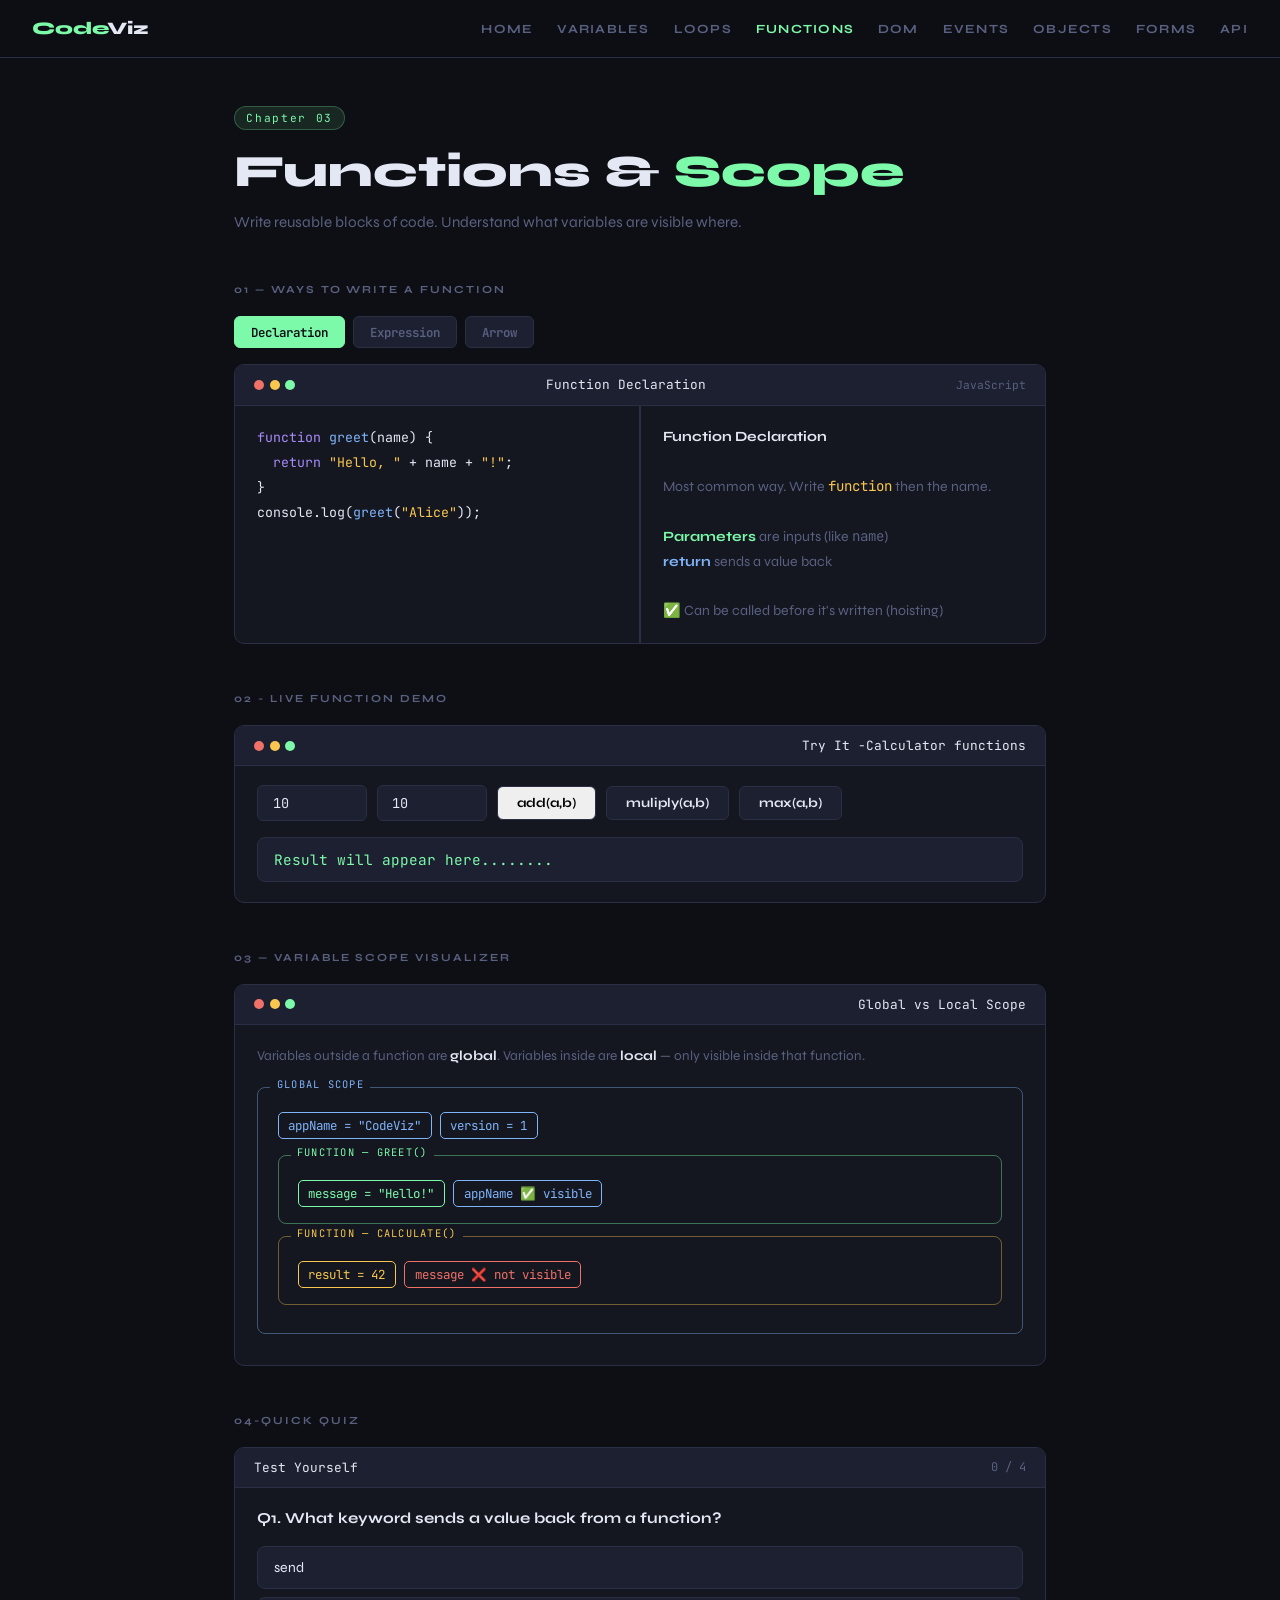
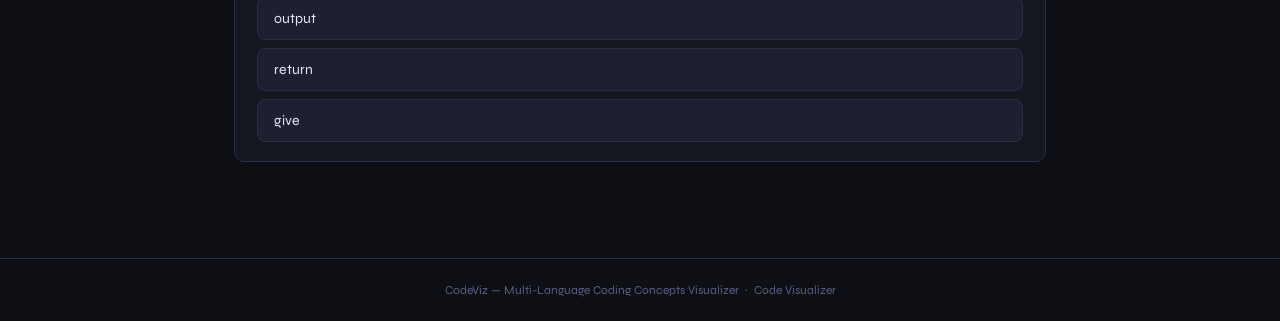
<file: functions.html>
<!DOCTYPE html>
<html lang="en">
<head>
  <meta charset="UTF-8"/>
  <meta name="viewport" content="width=device-width, initial-scale=1.0"/>
  <title>Functions — CodeViz</title>
  <link href="https://fonts.googleapis.com/css2?family=JetBrains+Mono:wght@400;600&family=Syne:wght@400;700;800&display=swap" rel="stylesheet"/>
  <link rel="stylesheet" href="style.css"/>
</head>
<body>
<div id="nav"></div>
<div class="page">

  <div class="tag">Chapter 03</div>
  <h1>Functions &amp; <em>Scope</em></h1>
  <p class="subtitle">Write reusable blocks of code. Understand what variables are visible where.</p>

  <div class="section">
    <div class="section-label">01 — Ways to Write a Function</div>
    <div class="tabs" id="fn-tabs">
      <div class="tab active" data-fn="decl">Declaration</div>
      <div class="tab" data-fn="expr">Expression</div>
      <div class="tab" data-fn="arrow">Arrow</div>
    </div>
    <div class="card">
      <div class="card-head">
        <div class="dots"><span class="d-r"></span><span class="d-y"></span><span class="d-g"></span></div>
        <div id="fn-title">Function Declaration</div>
        <div style="color:var(--muted);font-size:.7rem">JavaScript</div>
      </div>
      <div class="two-col">
        <div id="fn-code" class="code-block" style="border-right:1px solid var(--border)"></div>
        <div id="fn-explain" class="explain"></div>
      </div>
    </div>
  </div>

<div class="section">
<div class="section-label">02 - Live Function Demo</div>
<div class="card">
      <div class="card-head">
        <div class="dots"><span class="d-r"></span><span class="d-y"></span><span class="d-g"></span></div>
        <div>Try It -Calculator functions</div>
      </div>
      <div class="demo-wrap">
        <div class="input-row">
          <input class="demo-input" type="number" id="numA" value="10" placeholder="Num A"/>
           <input class="demo-input" type="number" id="numB" value="10" placeholder="Num B"/>
           <button class="btn vtn-green" onclick="runAdd()">add(a,b)</button>
           <button class="btn btn-outline" onclick="runMul()">muliply(a,b)</button>
           <button class="btn btn-outline" onclick="runMax()">max(a,b)</button> 
           </div>
           <div class="demo-result" id="demo-result">Result will appear here........</div>
          </div>
        </div>
      </div>

  <div class="section">
    <div class="section-label">03 — Variable Scope Visualizer</div>
    <div class="card">
      <div class="card-head">
        <div class="dots"><span class="d-r"></span><span class="d-y"></span><span class="d-g"></span></div>
        <div>Global vs Local Scope</div>
      </div>
      <div class="scope-wrap">
        <p class="scope-intro">Variables outside a function are <strong style="color:var(--text)">global</strong>. Variables inside are <strong style="color:var(--text)">local</strong> — only visible inside that function.</p>
        <div class="scope-box" style="border-color:rgba(128,180,249,.4)">
          <div class="scope-label" style="color:var(--blue)">Global Scope</div>
          <div class="scope-vars">
            <span class="var-chip" style="border-color:var(--blue);color:var(--blue)">appName = "CodeViz"</span>
            <span class="var-chip" style="border-color:var(--blue);color:var(--blue)">version = 1</span>
          </div>
          <div class="scope-box" style="border-color:rgba(125,249,170,.4);margin-top:1rem">
            <div class="scope-label" style="color:var(--accent)">Function — greet()</div>
            <div class="scope-vars">
              <span class="var-chip" style="border-color:var(--accent);color:var(--accent)">message = "Hello!"</span>
              <span class="var-chip" style="border-color:var(--blue);color:var(--blue)">appName ✅ visible</span>
            </div>
          </div>
          <div class="scope-box" style="border-color:rgba(249,199,79,.4);margin-top:.75rem">
            <div class="scope-label" style="color:var(--yellow)">Function — calculate()</div>
            <div class="scope-vars">
              <span class="var-chip" style="border-color:var(--yellow);color:var(--yellow)">result = 42</span>
              <span class="var-chip" style="border-color:var(--red);color:var(--red)">message ❌ not visible</span>
            </div>
          </div>
        </div>
      </div>
    </div>
  </div>

  <div class="section">
    <div class="section-label">04-Quick quiz</div>
    <div class="card">
      <div class="card-head"><div>Test Yourself</div><div class="score-display" id="score-display">0/4</div></div>
      <div class="quiz-pad" id="quiz-area"></div>
    </div>
  </div>

</div>
<div id="footer"></div>
<script src="components.js"></script>
<script>
const fnData = {
  decl:{ title:"Function Declaration",
    code:`<span class="kw">function</span> <span class="fn">greet</span>(name) {\n  <span class="kw">return</span> <span class="str">"Hello, "</span> + name + <span class="str">"!"</span>;\n}\nconsole.log(<span class="fn">greet</span>(<span class="str">"Alice"</span>));`,
    explain:`<strong style="color:var(--text)">Function Declaration</strong><br><br>Most common way. Write <code style="font-family:var(--mono);color:var(--yellow)">function</code> then the name.<br><br><b style="color:var(--accent)">Parameters</b> are inputs (like <code style="font-family:var(--mono)">name</code>)<br><b style="color:var(--blue)">return</b> sends a value back<br><br>✅ Can be called before it's written (hoisting)`
  },
  expr:{ title:"Function Expression",
    code:`<span class="kw">const</span> greet = <span class="kw">function</span>(name) {\n  <span class="kw">return</span> <span class="str">"Hello, "</span> + name + <span class="str">"!"</span>;\n};\nconsole.log(<span class="fn">greet</span>(<span class="str">"Bob"</span>));`,
    explain:`<strong style="color:var(--text)">Function Expression</strong><br><br>Stored inside a <code style="font-family:var(--mono);color:var(--yellow)">const</code> variable.<br><br>❌ Cannot be called before it's defined<br>✅ Good for passing functions as arguments`
  },
  arrow:{ title:"Arrow Function",
    code:`<span class="kw">const</span> greet = (name) => {\n  <span class="kw">return</span> <span class="str">"Hello, "</span> + name;\n};\n\n<span class="kw">const</span> add = (a, b) => a + b;\nconsole.log(<span class="fn">add</span>(<span class="num">3</span>, <span class="num">4</span>));`,
    explain:`<strong style="color:var(--text)">Arrow Function</strong><br><br>Uses <code style="font-family:var(--mono);color:var(--yellow)">=></code> instead of the word function.<br><br>One-line version skips the <code style="font-family:var(--mono)">return</code> keyword.<br><br>✅ Most common in modern JavaScript`
  }
};

document.querySelectorAll("#fn-tabs .tab").forEach(tab => {
  tab.addEventListener("click", () => {
    document.querySelectorAll("#fn-tabs .tab").forEach(t => t.classList.remove("active"));
    tab.classList.add("active");
    const d = fnData[tab.dataset.fn];
    document.getElementById("fn-title").textContent = d.title;
    document.getElementById("fn-code").innerHTML = d.code;
    document.getElementById("fn-explain").innerHTML = d.explain;
  });
});
document.getElementById("fn-code").innerHTML = fnData.decl.code;
document.getElementById("fn-explain").innerHTML = fnData.decl.explain;

function getVals(){ return [parseFloat(document.getElementById("numA").value)||0, parseFloat(document.getElementById("numB").value)||0]; }
function show(label, val){ document.getElementById("demo-result").innerHTML = `<span style="color:var(--muted)">${label} →</span> <span style="font-weight:700">${val}</span>`; }
function runAdd(){ const [a,b]=getVals(); show(`add(${a}, ${b})`, a+b); }
function runMul(){ const [a,b]=getVals(); show(`multiply(${a}, ${b})`, a*b); }
function runMax(){ const [a,b]=getVals(); show(`max(${a}, ${b})`, Math.max(a,b)); }

const questions = [
  { q:`What keyword sends a value back from a function?`, opts:["send","output","return","give"], ans:2, exp:"`return` sends a value back to wherever the function was called." },
  { q:`What are the inputs to a function called?`, opts:["variables","parameters","returns","values"], ans:1, exp:"Parameters are the named inputs defined in the function. Arguments are the actual values passed when calling it." },
  { q:`Can a function declaration be called before it's written?`, opts:["No","Yes — due to hoisting","Only with const","Only in strict mode"], ans:1, exp:"Function declarations are hoisted — JS reads them before running the code." },
  { q:`What does <code>const double = x => x * 2; double(5)</code> return?`, opts:["5","25","10","Error"], ans:2, exp:"Arrow function returns x * 2 directly. 5 * 2 = 10." },
];
let qi=0, qs=0;
function renderQuiz(){
  if(qi>=questions.length){document.getElementById("quiz-area").innerHTML=`<div style="text-align:center;padding:1rem"><div style="font-size:2rem">🎉</div><div style="font-weight:700;margin:.5rem 0">Score: ${qs} / ${questions.length}</div><button class="next-btn show" onclick="qi=0;qs=0;renderQuiz()">Try Again</button></div>`;return;}
  const q=questions[qi];
  document.getElementById("score-display").textContent=`${qs} / ${questions.length}`;
  document.getElementById("quiz-area").innerHTML=`<div class="quiz-q">Q${qi+1}. ${q.q}</div><div class="options">${q.opts.map((o,i)=>`<div class="option" onclick="pick(${i})">${o}</div>`).join("")}</div><div class="feedback" id="fb"></div><button class="next-btn" id="nxt" onclick="qi++;renderQuiz()">Next →</button>`;
}
function pick(i){const q=questions[qi];document.querySelectorAll(".option").forEach((el,j)=>{el.classList.add("off");if(j===q.ans)el.classList.add("correct");if(j===i&&i!==q.ans)el.classList.add("wrong");});const fb=document.getElementById("fb");if(i===q.ans){qs++;fb.className="feedback show ok";fb.textContent="✓ "+q.exp;}else{fb.className="feedback show no";fb.textContent="✗ "+q.exp;}document.getElementById("score-display").textContent=`${qs} / ${questions.length}`;document.getElementById("nxt").classList.add("show");}
renderQuiz();
</script>
</body>
</html>
</file>
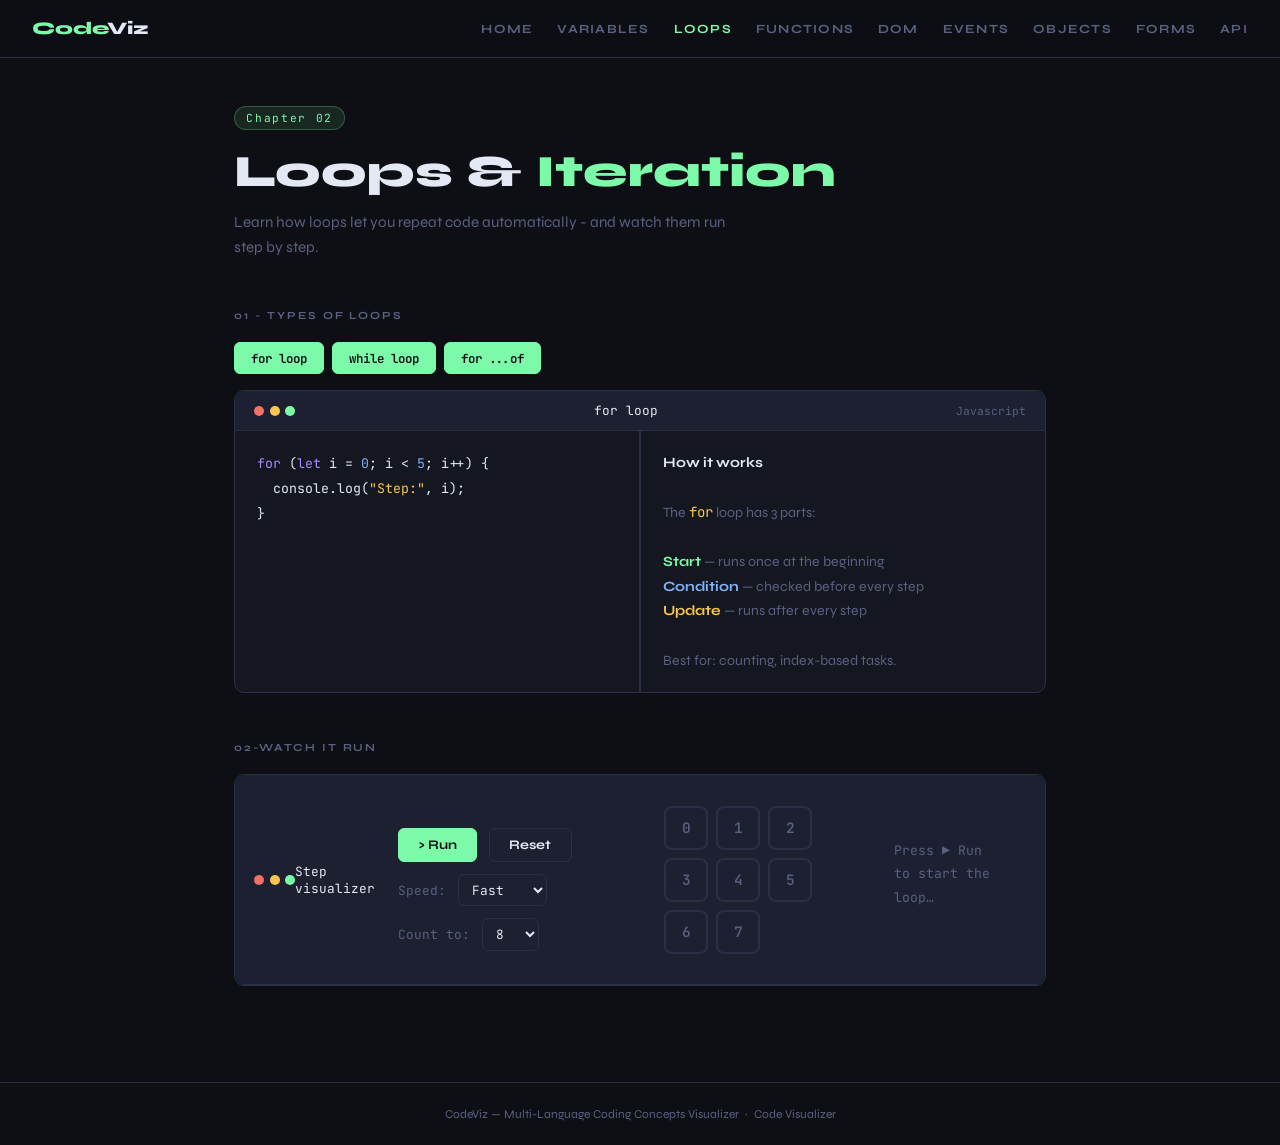
<file: loops.html>
<!DOCTYPE html>
<html lang="en">
<head>
  <meta charset="UTF-8"/>
  <meta name="viewport" content="width=device-width, initial-scale=1.0"/>
  <title>Loops — CodeViz</title>
  <link href="https://fonts.googleapis.com/css2?family=JetBrains+Mono:wght@400;600&family=Syne:wght@400;700;800&display=swap" rel="stylesheet"/>
  <link rel="stylesheet" href="style.css"/>
</head>
<body>
<div id="nav"></div>
<div class="page">

    <div class="tag">Chapter 02</div>
    <h1>Loops &amp; <em>Iteration</em></h1>
    <p class="subtitle">Learn how loops let you repeat code automatically - and watch them run step by step.</p>

    <div class="section">
      <div class="section-label">01 - Types of loops</div>
      <div class="tabs" id="type-tabs">
        <div class="tab active" data-type="for">for loop</div>
        <div class="tab active" data-type="while">while loop</div>
        <div class="tab active" data-type="for...of">for ...of</div>
      </div>
      <div class="card">
        <div class="card-head">
          <div class="dots"><span class="d-r"></span><span class="d-y"></span><span class="d-g"></span></div>
          <div id="code-title">for loop</div>
          <div style="color: var(--muted);font-size: 0.7rem;">Javascript</div>

        </div>
        <div class="two-col">
          <div id="code-display" class="code-block" style="border-right: 1px solid var(--border);"></div>
          <div id="explain-display" class="explain"></div>
        </div>
      </div>
    </div>

    <div class="section">
      <div class="section-label">02-Watch It Run</div>
      <div class="card">
        <div class="card-head">
          <div class="dots"><span class="d-r"></span><span class="d-y"></span><span class="d-g"></span></div>
          <div>Step visualizer</div>
          <div class="viz-controls">
            <button class="btn btn-green" onclick="startViz()">> Run</button>
            <button class="btn btn-outline" onclick="resetViz()">Reset</button>
            <span class="speed-label">Speed:</span>
            <select id="speed-select"><option value="800">Slow</option><option value="400" selected>Normal</option><option value="150" selected>Fast</option></select>
          <span class="speed-label">Count to:</span>
          <select id="count-select" onchange="resetViz()"><option value="5">5</option><option value="8" selected>8</option><option value="12">12</option></select>

          
        </div>
        <div class="iter-grid" id="iter-grid"></div>
        <div class="viz-log" id="viz-log">Press > Run to start the loop...</div>
        </div>
      </div>
    </div>
</div>
<div id="footer"></div>
<script src="components.js"></script>
<script>
const loopData = {
  for: {
    title:"for loop",
    code:`<span class="kw">for</span> (<span class="kw">let</span> i = <span class="num">0</span>; i < <span class="num">5</span>; i++) {
  console.log(<span class="str">"Step:"</span>, i);
}`,
    explain:`<strong style="color:var(--text)">How it works</strong><br><br>The <code style="font-family:var(--mono);color:var(--yellow)">for</code> loop has 3 parts:<br><br><b style="color:var(--accent)">Start</b> — runs once at the beginning<br><b style="color:var(--blue)">Condition</b> — checked before every step<br><b style="color:var(--yellow)">Update</b> — runs after every step<br><br>Best for: counting, index-based tasks.`
  },
  while: {
    title:"while loop",
    code:`<span class="kw">let</span> count = <span class="num">0</span>;

<span class="kw">while</span> (count < <span class="num">5</span>) {
  console.log(<span class="str">"count:"</span>, count);
  count++;
}`,
    explain:`<strong style="color:var(--text)">How it works</strong><br><br>Checks the condition first.<br><br>If <b style="color:var(--accent)">true</b> → run the block<br>If <b style="color:var(--red)">false</b> → stop<br><br>⚠️ Always update the variable inside — otherwise infinite loop!`
  },
  forof: {
    title:"for...of loop",
    code:`<span class="kw">const</span> fruits = [<span class="str">"apple"</span>, <span class="str">"banana"</span>, <span class="str">"mango"</span>];

<span class="kw">for</span> (<span class="kw">const</span> fruit <span class="kw">of</span> fruits) {
  console.log(fruit);
}`,
    explain:`<strong style="color:var(--text)">How it works</strong><br><br><code style="font-family:var(--mono);color:var(--yellow)">for...of</code> goes through an array item by item.<br><br>Each round the current item is in <b style="color:var(--accent)">fruit</b>.<br><br>No index needed — great for reading lists cleanly!`
  }
};

document.querySelectorAll(".tab").forEach(tab => {
  tab.addEventListener("click", () => {
    document.querySelectorAll(".tab").forEach(t => t.classList.remove("active"));
    tab.classList.add("active");
    const d = loopData[tab.dataset.type];
    document.getElementById("code-title").textContent = d.title;
    document.getElementById("code-display").innerHTML = d.code;
    document.getElementById("explain-display").innerHTML = d.explain;
  });
});
document.getElementById("code-display").innerHTML = loopData.for.code;
document.getElementById("explain-display").innerHTML = loopData.for.explain;

let vizTimer = null;
function resetViz() {
  clearInterval(vizTimer);
  const count = parseInt(document.getElementById("count-select").value);
  const g = document.getElementById("iter-grid");
  g.innerHTML = "";
  for (let i = 0; i < count; i++) {
    const b = document.createElement("div");
    b.className = "iter-box"; b.id = `box-${i}`; b.textContent = i;
    g.appendChild(b);
  }
  document.getElementById("viz-log").innerHTML = "Press ▶ Run to start the loop…";
}
function startViz() {
  resetViz();
  const count = parseInt(document.getElementById("count-select").value);
  const speed = parseInt(document.getElementById("speed-select").value);
  let i = 0;
  vizTimer = setInterval(() => {
    if (i > 0) document.getElementById(`box-${i-1}`).className = "iter-box done";
    if (i >= count) { document.getElementById("viz-log").innerHTML = `✅ Loop finished! Ran <span>${count}</span> times.`; clearInterval(vizTimer); return; }
    document.getElementById(`box-${i}`).className = "iter-box active";
    document.getElementById("viz-log").innerHTML = `🔄 Step <span>${i+1}</span> of ${count} — i = <span>${i}</span>`;
    i++;
  }, speed);
}
resetViz();

const questions = [
  { q:`How many times does <code>for (let i=0; i&lt;4; i++)</code> run?`, opts:["3","4","5","Infinite"], ans:1, exp:"i goes 0,1,2,3 then stops when i=4. That's 4 runs." },
  { q:`Which loop is best for going through every item in an array?`, opts:["for","while","for...of","if"], ans:2, exp:"for...of gives you each item directly without needing an index." },
  { q:`What happens if you forget to update the counter in a while loop?`, opts:["Runs 0 times","Error","Infinite loop","Skips to end"], ans:2, exp:"The condition never becomes false so the loop never stops." },
  { q:`What does <code>i++</code> mean?`, opts:["Subtract 1","Add 1 to i","Multiply by 2","Reset to 0"], ans:1, exp:"i++ is shorthand for i = i + 1. It moves the counter forward." },
];
let qi=0, qs=0;
function renderQuiz(){
  if(qi>=questions.length){document.getElementById("quiz-area").innerHTML=`<div style="text-align:center;padding:1rem"><div style="font-size:2rem">🎉</div><div style="font-weight:700;margin:.5rem 0">Score: ${qs} / ${questions.length}</div><button class="next-btn show" onclick="qi=0;qs=0;renderQuiz()">Try Again</button></div>`;return;}
  const q=questions[qi];
  document.getElementById("score-display").textContent=`${qs} / ${questions.length}`;
  document.getElementById("quiz-area").innerHTML=`<div class="quiz-q">Q${qi+1}. ${q.q}</div><div class="options">${q.opts.map((o,i)=>`<div class="option" onclick="pick(${i})">${o}</div>`).join("")}</div><div class="feedback" id="fb"></div><button class="next-btn" id="nxt" onclick="qi++;renderQuiz()">Next →</button>`;
}
function pick(i){const q=questions[qi];document.querySelectorAll(".option").forEach((el,j)=>{el.classList.add("off");if(j===q.ans)el.classList.add("correct");if(j===i&&i!==q.ans)el.classList.add("wrong");});const fb=document.getElementById("fb");if(i===q.ans){qs++;fb.className="feedback show ok";fb.textContent="✓ "+q.exp;}else{fb.className="feedback show no";fb.textContent="✗ "+q.exp;}document.getElementById("score-display").textContent=`${qs} / ${questions.length}`;document.getElementById("nxt").classList.add("show");}
renderQuiz();
</script>
</body>
</html>
</file>
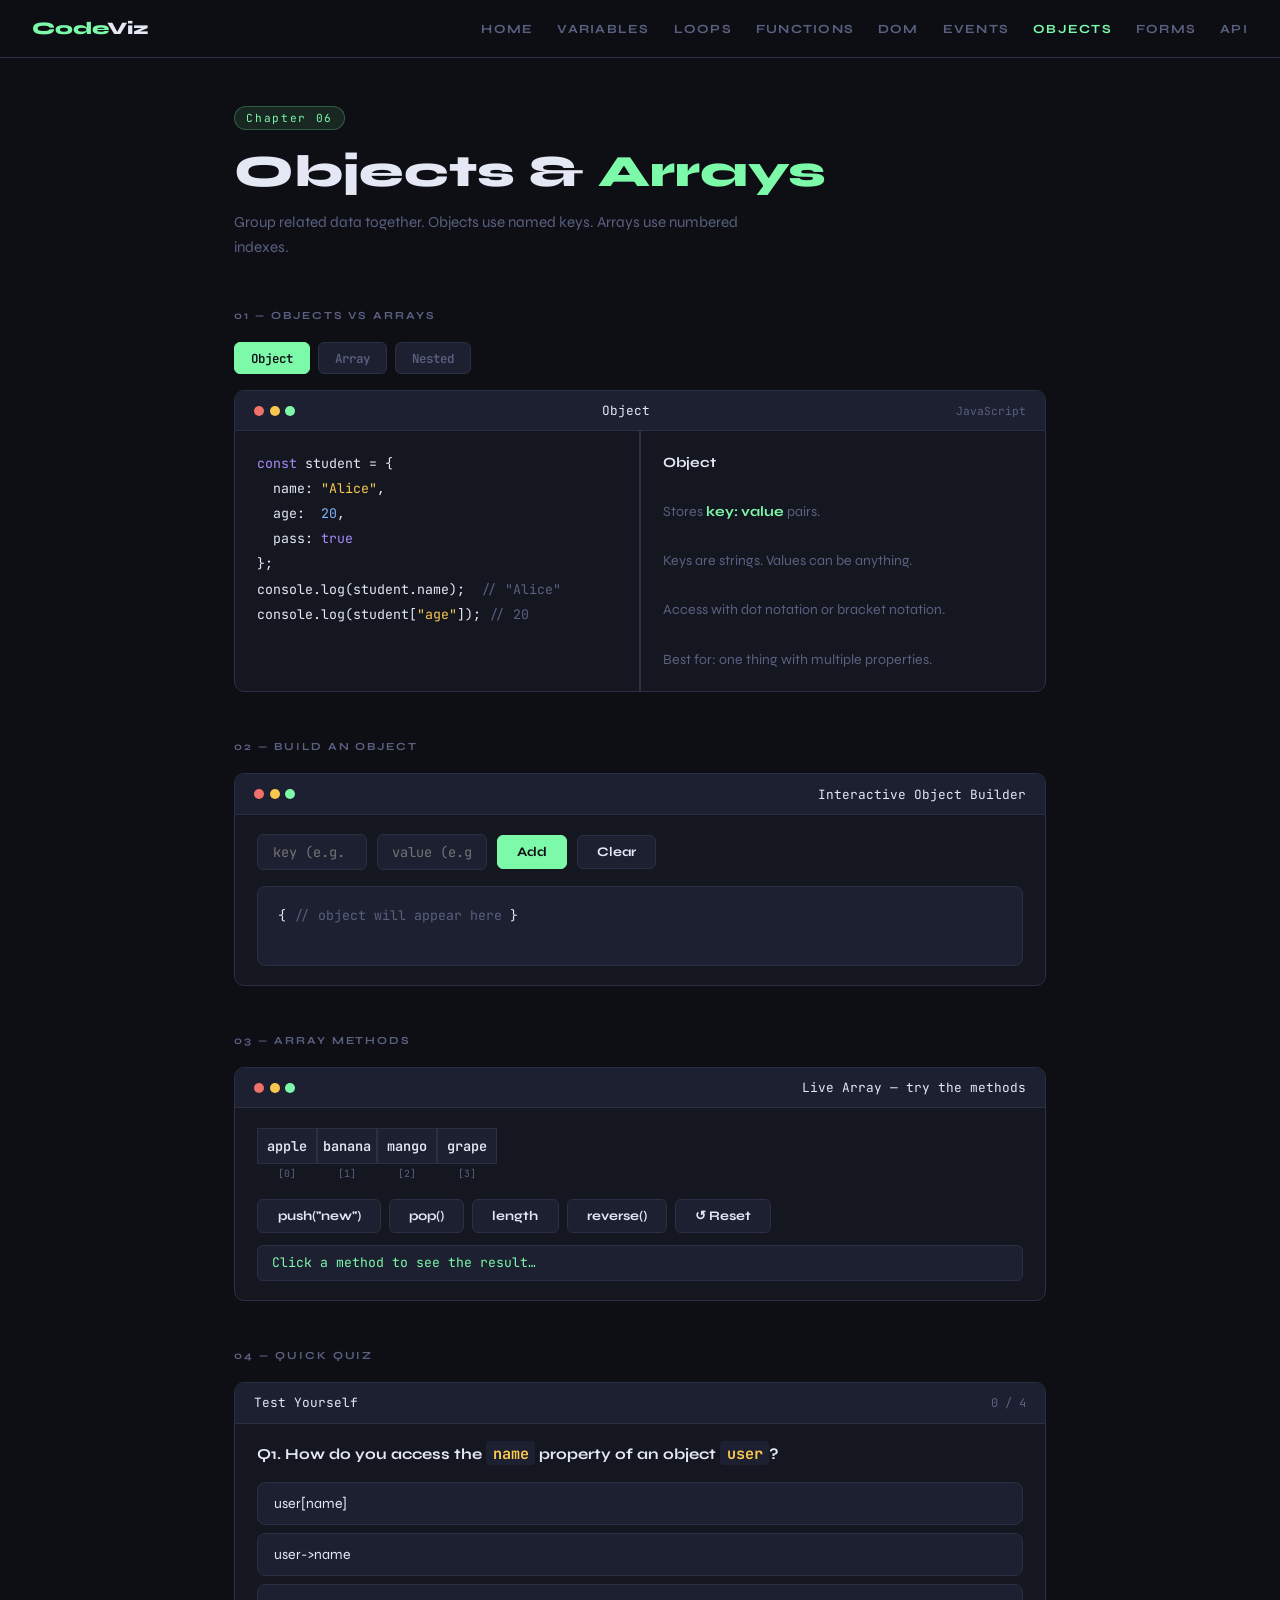
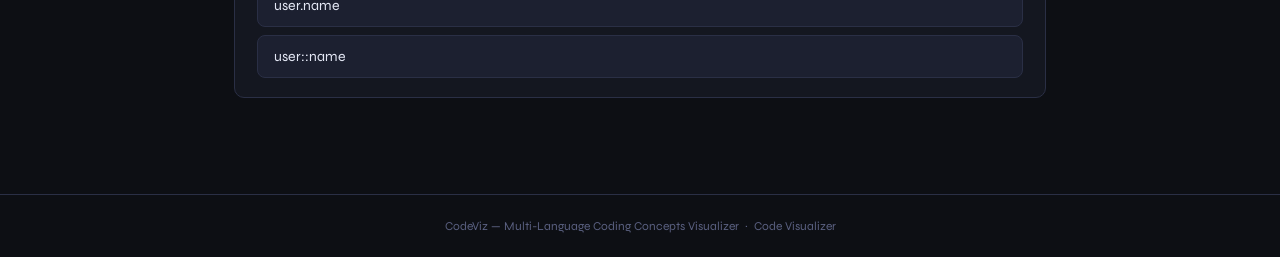
<file: objects.html>
<!DOCTYPE html>
<html lang="en">
<head>
  <meta charset="UTF-8"/>
  <meta name="viewport" content="width=device-width, initial-scale=1.0"/>
  <title>Objects & Arrays — CodeViz</title>
  <link href="https://fonts.googleapis.com/css2?family=JetBrains+Mono:wght@400;600&family=Syne:wght@400;700;800&display=swap" rel="stylesheet"/>
  <link rel="stylesheet" href="style.css"/>
</head>
<body>
<div id="nav"></div>
<div class="page">

  <div class="tag">Chapter 06</div>
  <h1>Objects &amp; <em>Arrays</em></h1>
  <p class="subtitle">Group related data together. Objects use named keys. Arrays use numbered indexes.</p>

  <div class="section">
    <div class="section-label">01 — Objects vs Arrays</div>
    <div class="tabs" id="oa-tabs">
      <div class="tab active" data-t="obj">Object</div>
      <div class="tab" data-t="arr">Array</div>
      <div class="tab" data-t="nested">Nested</div>
    </div>
    <div class="card">
      <div class="card-head"><div class="dots"><span class="d-r"></span><span class="d-y"></span><span class="d-g"></span></div><div id="oa-title">Object</div><div style="color:var(--muted);font-size:.7rem">JavaScript</div></div>
      <div class="two-col">
        <div id="oa-code" class="code-block" style="border-right:1px solid var(--border)"></div>
        <div id="oa-explain" class="explain"></div>
      </div>
    </div>
  </div>

  <div class="section">
    <div class="section-label">02 — Build an Object</div>
    <div class="card">
      <div class="card-head"><div class="dots"><span class="d-r"></span><span class="d-y"></span><span class="d-g"></span></div><div>Interactive Object Builder</div></div>
      <div class="builder">
        <div class="input-row">
          <input class="demo-input" id="obj-key" placeholder="key (e.g. name)"/>
          <input class="demo-input" id="obj-val" placeholder="value (e.g. Alice)"/>
          <button class="btn btn-green" onclick="addProp()">Add</button>
          <button class="btn btn-outline" onclick="clearObj()">Clear</button>
        </div>
        <div class="obj-display" id="obj-display">{ <span style="color:var(--muted)">// object will appear here</span> }</div>
      </div>
    </div>
  </div>

  <div class="section">
    <div class="section-label">03 — Array Methods</div>
    <div class="card">
      <div class="card-head"><div class="dots"><span class="d-r"></span><span class="d-y"></span><span class="d-g"></span></div><div>Live Array — try the methods</div></div>
      <div class="array-viz">
        <div class="array-row" id="array-row"></div>
        <div class="array-method-row">
          <button class="btn btn-outline" onclick="doMethod('push')">push("new")</button>
          <button class="btn btn-outline" onclick="doMethod('pop')">pop()</button>
          <button class="btn btn-outline" onclick="doMethod('length')">length</button>
          <button class="btn btn-outline" onclick="doMethod('reverse')">reverse()</button>
          <button class="btn btn-outline" onclick="doMethod('reset')">↺ Reset</button>
        </div>
        <div class="method-result" id="method-result">Click a method to see the result…</div>
      </div>
    </div>
  </div>

  <div class="section">
    <div class="section-label">04 — Quick Quiz</div>
    <div class="card">
      <div class="card-head"><div>Test Yourself</div><div class="score-display" id="score-display">0 / 4</div></div>
      <div class="quiz-pad" id="quiz-area"></div>
    </div>
  </div>

</div>
<div id="footer"></div>
<script src="components.js"></script>
<script>
const oaData = {
  obj:{ title:"Object", code:`<span class="kw">const</span> student = {\n  name: <span class="str">"Alice"</span>,\n  age:  <span class="num">20</span>,\n  pass: <span class="kw">true</span>\n};\nconsole.log(student.name);  <span class="cmt">// "Alice"</span>\nconsole.log(student[<span class="str">"age"</span>]); <span class="cmt">// 20</span>`, explain:`<strong style="color:var(--text)">Object</strong><br><br>Stores <b style="color:var(--accent)">key: value</b> pairs.<br><br>Keys are strings. Values can be anything.<br><br>Access with dot notation or bracket notation.<br><br>Best for: one thing with multiple properties.` },
  arr:{ title:"Array", code:`<span class="kw">const</span> scores = [<span class="num">85</span>, <span class="num">92</span>, <span class="num">78</span>, <span class="num">96</span>];\n\nconsole.log(scores[<span class="num">0</span>]); <span class="cmt">// 85 (first item)</span>\nconsole.log(scores[<span class="num">2</span>]); <span class="cmt">// 78</span>\n\n<span class="kw">for</span> (<span class="kw">const</span> s <span class="kw">of</span> scores) {\n  console.log(s);\n}`, explain:`<strong style="color:var(--text)">Array</strong><br><br>Stores an ordered <b style="color:var(--accent)">list</b> of items.<br><br>Index starts at <b style="color:var(--yellow)">0</b>.<br><br>Best for: lists of things (scores, names, items).` },
  nested:{ title:"Nested Object + Array", code:`<span class="kw">const</span> classroom = {\n  teacher: <span class="str">"Mr. Roy"</span>,\n  students: [<span class="str">"Alice"</span>, <span class="str">"Bob"</span>],\n  room: <span class="num">204</span>\n};\n\nconsole.log(classroom.teacher);      <span class="cmt">// "Mr. Roy"</span>\nconsole.log(classroom.students[<span class="num">0</span>]); <span class="cmt">// "Alice"</span>`, explain:`<strong style="color:var(--text)">Nested Structures</strong><br><br>Objects can contain arrays. Arrays can contain objects.<br><br>Chain dots to go deeper:<br><code style="font-family:var(--mono);color:var(--yellow)">obj.arr[0]</code>` },
};
document.querySelectorAll("#oa-tabs .tab").forEach(tab=>{
  tab.addEventListener("click",()=>{
    document.querySelectorAll("#oa-tabs .tab").forEach(t=>t.classList.remove("active")); tab.classList.add("active");
    const d=oaData[tab.dataset.t]; document.getElementById("oa-title").textContent=d.title; document.getElementById("oa-code").innerHTML=d.code; document.getElementById("oa-explain").innerHTML=d.explain;
  });
});
document.getElementById("oa-code").innerHTML=oaData.obj.code;
document.getElementById("oa-explain").innerHTML=oaData.obj.explain;

let obj={};
function renderObj(){ const keys=Object.keys(obj); if(!keys.length){document.getElementById("obj-display").innerHTML=`{ <span style="color:var(--muted)">// object will appear here</span> }`;return;} document.getElementById("obj-display").innerHTML=`{\n${keys.map(k=>`  <span class="obj-key">${k}</span>: ${!isNaN(obj[k])&&obj[k]!==''?`<span class="obj-num">${obj[k]}</span>`:`<span class="obj-str">"${obj[k]}"</span>`}`).join(",\n")}\n}`; }
function addProp(){ const k=document.getElementById("obj-key").value.trim(),v=document.getElementById("obj-val").value.trim(); if(!k||!v)return; obj[k]=v; document.getElementById("obj-key").value=""; document.getElementById("obj-val").value=""; renderObj(); }
function clearObj(){ obj={}; renderObj(); }

let arr=["apple","banana","mango","grape"];
function renderArr(){ document.getElementById("array-row").innerHTML=arr.map((v,i)=>`<div class="array-cell"><div class="array-val">${v}</div><div class="array-idx">[${i}]</div></div>`).join(""); }
function doMethod(m){ const r=document.getElementById("method-result"); if(m==='push'){arr.push("new");r.textContent=`push("new") → ${arr.length} items`;}else if(m==='pop'){const x=arr.pop();r.textContent=`pop() removed "${x}" → ${arr.length} left`;}else if(m==='length'){r.textContent=`length → ${arr.length}`;}else if(m==='reverse'){arr.reverse();r.textContent="reverse() → array flipped";}else{arr=["apple","banana","mango","grape"];r.textContent="Array reset";} renderArr(); }
renderArr();

const questions=[
  {q:`How do you access the <code>name</code> property of an object <code>user</code>?`, opts:["user[name]","user->name","user.name","user::name"], ans:2, exp:"Dot notation (user.name) is the most common way."},
  {q:`What index is the FIRST item in an array?`, opts:["1","0","-1","Depends"], ans:1, exp:"Arrays start at index 0 in JavaScript (and most languages)."},
  {q:`Which method adds an item to the END of an array?`, opts:["add()","append()","push()","insert()"], ans:2, exp:"push() adds items to the end and returns the new length."},
  {q:`What is <code>typeof []</code> in JavaScript?`, opts:['"array"','"list"','"object"','"undefined"'], ans:2, exp:'typeof [] returns "object". Use Array.isArray() to check for arrays specifically.'},
];
let qi=0,qs=0;
function renderQuiz(){if(qi>=questions.length){document.getElementById("quiz-area").innerHTML=`<div style="text-align:center;padding:1rem"><div style="font-size:2rem">🎉</div><div style="font-weight:700;margin:.5rem 0">Score: ${qs} / ${questions.length}</div><button class="next-btn show" onclick="qi=0;qs=0;renderQuiz()">Try Again</button></div>`;return;}const q=questions[qi];document.getElementById("score-display").textContent=`${qs} / ${questions.length}`;document.getElementById("quiz-area").innerHTML=`<div class="quiz-q">Q${qi+1}. ${q.q}</div><div class="options">${q.opts.map((o,i)=>`<div class="option" onclick="pick(${i})">${o}</div>`).join("")}</div><div class="feedback" id="fb"></div><button class="next-btn" id="nxt" onclick="qi++;renderQuiz()">Next →</button>`;}
function pick(i){const q=questions[qi];document.querySelectorAll(".option").forEach((el,j)=>{el.classList.add("off");if(j===q.ans)el.classList.add("correct");if(j===i&&i!==q.ans)el.classList.add("wrong");});const fb=document.getElementById("fb");if(i===q.ans){qs++;fb.className="feedback show ok";fb.textContent="✓ "+q.exp;}else{fb.className="feedback show no";fb.textContent="✗ "+q.exp;}document.getElementById("score-display").textContent=`${qs} / ${questions.length}`;document.getElementById("nxt").classList.add("show");}
renderQuiz();
</script>
</body>
</html>
</file>
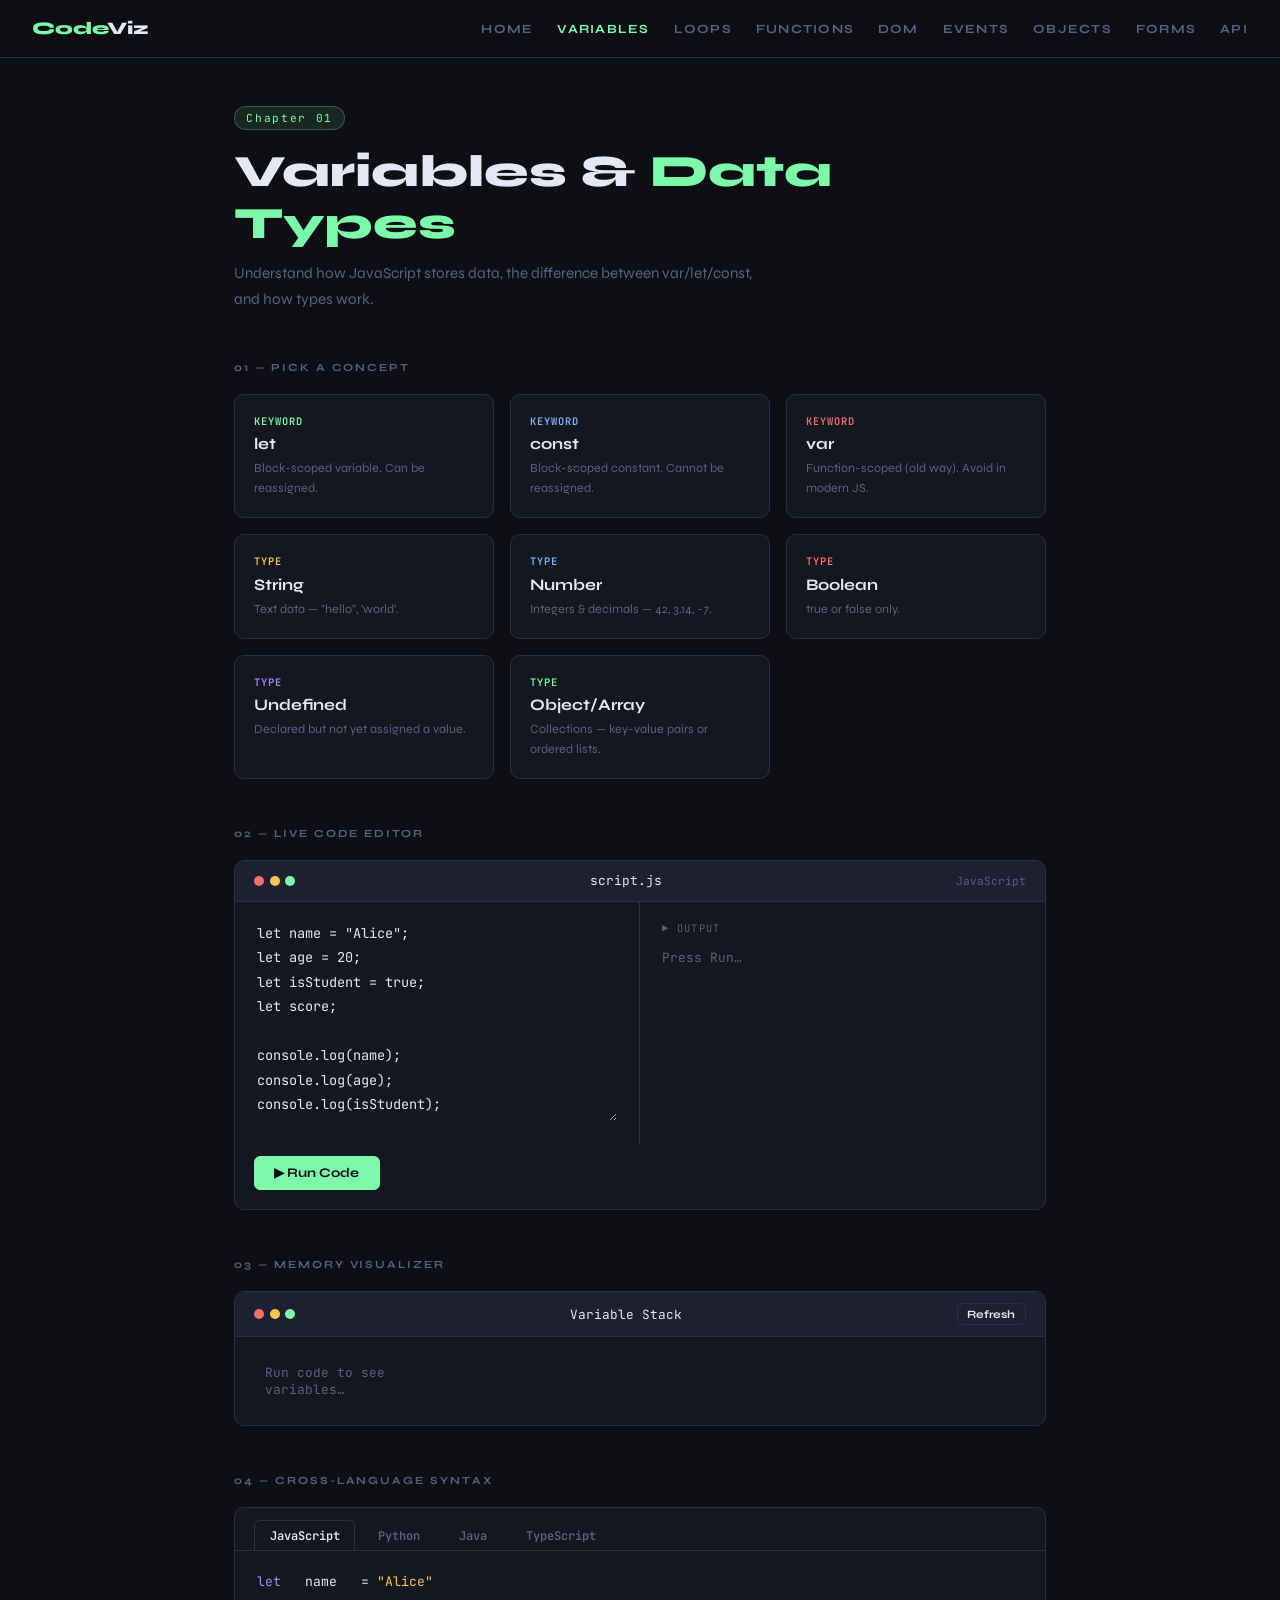
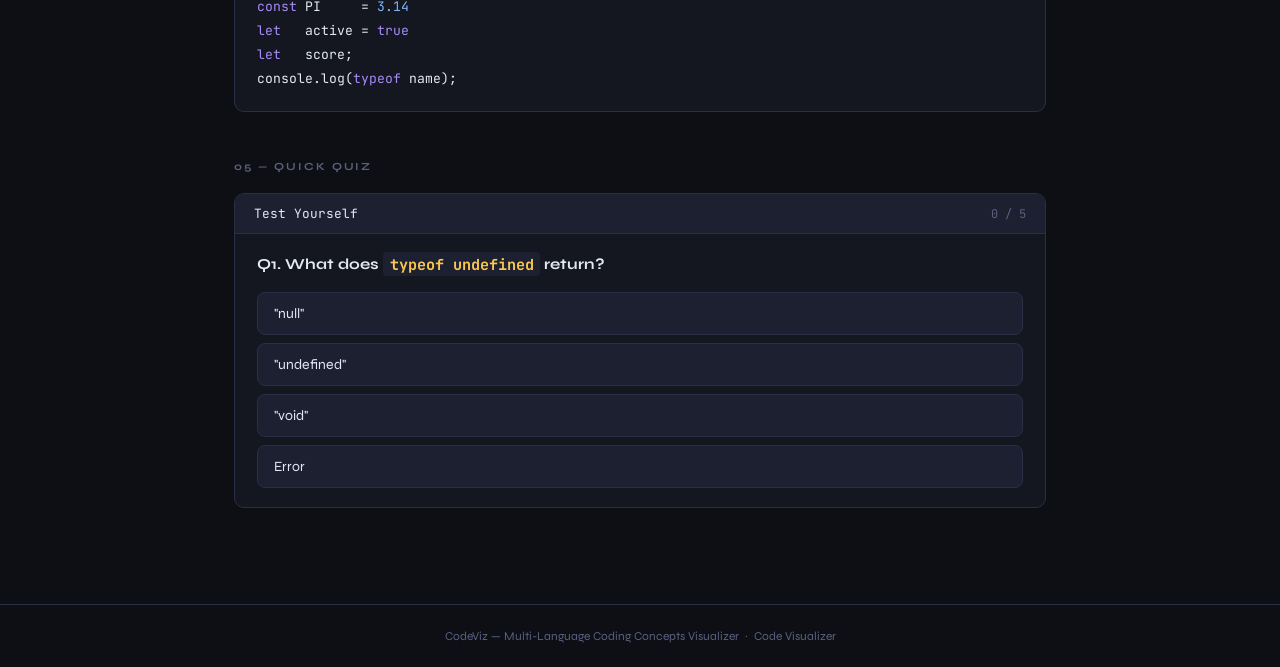
<file: variables.html>
<!DOCTYPE html>
<html lang="en">
<head>
  <meta charset="UTF-8"/>
  <meta name="viewport" content="width=device-width, initial-scale=1.0"/>
  <title>Variables — CodeViz</title>
  <link href="https://fonts.googleapis.com/css2?family=JetBrains+Mono:wght@400;600&family=Syne:wght@400;700;800&display=swap" rel="stylesheet"/>
  <link rel="stylesheet" href="style.css"/>
</head>
<body>
<div id="nav"></div>
<div class="page">

  <div class="tag">Chapter 01</div>
  <h1>Variables &amp; <em>Data Types</em></h1>
  <p class="subtitle">Understand how JavaScript stores data, the difference between var/let/const, and how types work.</p>

  <div class="section">
    <div class="section-label">01 — Pick a Concept</div>
    <div class="concept-grid" id="concept-cards"></div>
  </div>

  <div class="section">
    <div class="section-label">02 — Live Code Editor</div>
    <div class="card">
      <div class="card-head">
        <div class="dots"><span class="d-r"></span><span class="d-y"></span><span class="d-g"></span></div>
        <div>script.js</div>
        <div style="color:var(--muted);font-size:.7rem">JavaScript</div>
      </div>
      <div class="editor-wrap">
        <div class="editor-pane">
          <textarea id="code-editor" spellcheck="false">let name = "Alice";
let age = 20;
let isStudent = true;
let score;

console.log(name);
console.log(age);
console.log(isStudent);
console.log(score);
console.log(typeof name);
console.log(typeof age);</textarea>
        </div>
        <div class="output-pane">
          <div class="output-label">▶ Output</div>
          <div id="output-display" style="min-height:160px"><span style="color:var(--muted);font-family:var(--mono);font-size:.8rem">Press Run…</span></div>
        </div>
      </div>
      <div style="padding:.75rem 1.2rem 1.2rem">
        <button class="btn btn-green" onclick="runCode()">▶ Run Code</button>
      </div>
    </div>
  </div>

  <div class="section">
    <div class="section-label">03 — Memory Visualizer</div>
    <div class="card">
      <div class="card-head">
        <div class="dots"><span class="d-r"></span><span class="d-y"></span><span class="d-g"></span></div>
        <div>Variable Stack</div>
        <button class="btn btn-outline" onclick="runCode()" style="padding:.2rem .6rem;font-size:.7rem">Refresh</button>
      </div>
      <div class="memory-grid" id="memory-grid">
        <span style="color:var(--muted);font-family:var(--mono);font-size:.8rem;padding:.5rem">Run code to see variables…</span>
      </div>
    </div>
  </div>

  <div class="section">
    <div class="section-label">04 — Cross-Language Syntax</div>
    <div class="card">
      <div class="lang-tabs" id="lang-tabs">
        <button class="lang-tab active" data-lang="js">JavaScript</button>
        <button class="lang-tab" data-lang="py">Python</button>
        <button class="lang-tab" data-lang="java">Java</button>
        <button class="lang-tab" data-lang="ts">TypeScript</button>
      </div>
      <div id="lang-js"   class="lang-content active"></div>
      <div id="lang-py"   class="lang-content"></div>
      <div id="lang-java" class="lang-content"></div>
      <div id="lang-ts"   class="lang-content"></div>
    </div>
  </div>

  <div class="section">
    <div class="section-label">05 — Quick Quiz</div>
    <div class="card">
      <div class="card-head"><div>Test Yourself</div><div class="score-display" id="score-display">0 / 5</div></div>
      <div class="quiz-pad" id="quiz-area"></div>
    </div>
  </div>

</div>
<div id="footer"></div>
<script src="components.js"></script>
<script>
const concepts = [
  { type:"keyword", color:"var(--accent)",  name:"let",          desc:"Block-scoped variable. Can be reassigned." },
  { type:"keyword", color:"var(--blue)",    name:"const",        desc:"Block-scoped constant. Cannot be reassigned." },
  { type:"keyword", color:"var(--red)",     name:"var",          desc:"Function-scoped (old way). Avoid in modern JS." },
  { type:"type",    color:"var(--yellow)",  name:"String",       desc:'Text data — "hello", \'world\'.' },
  { type:"type",    color:"var(--blue)",    name:"Number",       desc:"Integers & decimals — 42, 3.14, -7." },
  { type:"type",    color:"var(--red)",     name:"Boolean",      desc:"true or false only." },
  { type:"type",    color:"var(--purple)",  name:"Undefined",    desc:"Declared but not yet assigned a value." },
  { type:"type",    color:"var(--accent)",  name:"Object/Array", desc:"Collections — key-value pairs or ordered lists." },
];

const snippets = {
  "let":         `let x = 10;\nlet name = "Alice";\nx = 20;\nconsole.log(x);\nconsole.log(name);`,
  "const":       `const PI = 3.14;\nconst app = "CodeViz";\nconsole.log(PI);\nconsole.log(app);`,
  "var":         `var old = "avoid me";\nvar old = "redeclared";\nconsole.log(old);\nconsole.log(typeof old);`,
  "String":      `let s1 = "Hello";\nlet s2 = 'World';\nconsole.log(s1 + " " + s2);\nconsole.log(typeof s1);\nconsole.log(s1.length);`,
  "Number":      `let n1 = 42;\nlet n2 = 3.14;\nconsole.log(n1 + n2);\nconsole.log(typeof n1);\nconsole.log(isNaN("abc"));`,
  "Boolean":     `let t = true;\nlet f = false;\nconsole.log(typeof t);\nconsole.log(t && f);\nconsole.log(t || f);`,
  "Undefined":   `let x;\nconsole.log(x);\nconsole.log(typeof x);\nx = 5;\nconsole.log(x);`,
  "Object/Array":`let obj = { name:"Alice", age:20 };\nlet arr = [1, 2, 3];\nconsole.log(obj.name);\nconsole.log(arr[0]);\nconsole.log(typeof obj);`,
};

const langSnippets = {
  js:   `<span class="kw">let</span>   name   = <span class="str">"Alice"</span>\n<span class="kw">const</span> PI     = <span class="num">3.14</span>\n<span class="kw">let</span>   active = <span class="kw">true</span>\n<span class="kw">let</span>   score;\nconsole.log(<span class="kw">typeof</span> name);`,
  py:   `name   = <span class="str">"Alice"</span>\nPI     = <span class="num">3.14</span>\nactive = <span class="kw">True</span>\nscore  = <span class="kw">None</span>\nprint(type(name))`,
  java: `<span class="kw">String</span>  name   = <span class="str">"Alice"</span>;\n<span class="kw">double</span>  pi     = <span class="num">3.14</span>;\n<span class="kw">boolean</span> active = <span class="kw">true</span>;\n<span class="kw">final double</span> PI = <span class="num">3.14159</span>;\nSystem.out.println(name);`,
  ts:   `<span class="kw">let</span>   name   : <span class="kw">string</span>  = <span class="str">"Alice"</span>;\n<span class="kw">const</span> PI     : <span class="kw">number</span>  = <span class="num">3.14</span>;\n<span class="kw">let</span>   active : <span class="kw">boolean</span> = <span class="kw">true</span>;`,
};

const grid = document.getElementById("concept-cards");
concepts.forEach(c => {
  const d = document.createElement("div");
  d.className = "concept-card";
  d.style.setProperty("--card-color", c.color);
  d.innerHTML = `<div class="concept-type">${c.type}</div><div class="concept-name">${c.name}</div><div class="concept-desc">${c.desc}</div>`;
  d.onclick = () => {
    document.querySelectorAll(".concept-card").forEach(el => el.classList.remove("active"));
    d.classList.add("active");
    document.getElementById("code-editor").value = snippets[c.name] || "";
    runCode();
  };
  grid.appendChild(d);
});


function runCode() {
  const code = document.getElementById("code-editor").value;
  const out = document.getElementById("output-display");
  const logs = [];
  const fc = { log: (...a) => logs.push(a.map(smartStr)) };
  try {
    new Function("console", code)(fc);
    out.innerHTML = logs.map(vals => {
      const raw = vals.join(" ");
      const t = inferType(raw);
      const col = typeColor(t);
      return `<div class="out-line"><span class="type-badge" style="background:${col}22;color:${col}">${t}</span><span style="color:${col}">${raw}</span></div>`;
    }).join("") || `<span style="color:var(--muted);font-family:var(--mono);font-size:.8rem">No output.</span>`;
  } catch(e) {
    out.innerHTML = `<span style="color:var(--red);font-family:var(--mono);font-size:.8rem">✖ ${e.message}</span>`;
  }
  updateMemory(code);
}

function smartStr(v){ if(v===undefined)return"undefined"; if(v===null)return"null"; try{return JSON.stringify(v);}catch{return String(v);} }
function inferType(v){ if(v==="undefined")return"undefined"; if(v==="true"||v==="false")return"boolean"; if(!isNaN(v)&&v!=="")return"number"; if(v.startsWith('"')||v.startsWith("'"))return"string"; return"string"; }
function typeColor(t){ return({string:"var(--yellow)",number:"var(--blue)",boolean:"var(--red)",undefined:"var(--purple)"}[t]||"var(--text)"); }

function updateMemory(code) {
  const grid = document.getElementById("memory-grid");
  const vars = [];
  code.split("\n").forEach(line => {
    const m = line.match(/^\s*(let|const|var)\s+(\w+)\s*=\s*(.+?);?\s*(?:\/\/.*)?$/);
    if (!m) return;
    let val; try { val = eval(m[3]); } catch { val = m[3].trim(); }
    vars.push({ keyword:m[1], name:m[2], val });
  });
  if (!vars.length) { grid.innerHTML = `<span style="color:var(--muted);font-family:var(--mono);font-size:.8rem;padding:.5rem">No variables detected…</span>`; return; }
  const addrs = ["0x1a4c","0x1a50","0x1a58","0x1a60","0x1a68","0x1a70"];
  const kCol = { let:"var(--accent)", const:"var(--blue)", var:"var(--red)" };
  grid.innerHTML = vars.map((v,i) => {
    const t = v.val===undefined?"undefined":Array.isArray(v.val)?"array":typeof v.val;
    const col = typeColor(t);
    return `<div class="mem-cell" style="border-color:${col}44">
      <div class="mem-addr">${addrs[i]||"0x???"}</div>
      <div class="mem-name"><span style="color:${kCol[v.keyword]};font-size:.68rem">${v.keyword}</span> ${v.name}</div>
      <div class="mem-value" style="color:${col}">${smartStr(v.val)}</div>
      <div class="mem-type" style="color:${col}">${t}</div>
    </div>`;
  }).join("");
}


Object.entries(langSnippets).forEach(([lang, html]) => {
  document.getElementById(`lang-${lang}`).innerHTML = `<pre>${html}</pre>`;
});
document.querySelectorAll(".lang-tab").forEach(btn => {
  btn.addEventListener("click", () => {
    document.querySelectorAll(".lang-tab").forEach(t => t.classList.remove("active"));
    document.querySelectorAll(".lang-content").forEach(c => c.classList.remove("active"));
    btn.classList.add("active");
    document.getElementById(`lang-${btn.dataset.lang}`).classList.add("active");
  });
});


const questions = [
  { q:`What does <code>typeof undefined</code> return?`, opts:['"null"','"undefined"','"void"','Error'], ans:1, exp:'typeof on an unassigned variable returns the string "undefined".' },
  { q:`Which keyword creates a constant?`, opts:["var","let","const","fixed"], ans:2, exp:'const declares a binding that cannot be reassigned after creation.' },
  { q:`What does <code>typeof 42</code> return?`, opts:['"integer"','"int"','"number"','"float"'], ans:2, exp:'JS has only one numeric type. typeof always returns "number".' },
  { q:`Which is NOT a primitive type in JavaScript?`, opts:["string","boolean","array","number"], ans:2, exp:'Arrays are objects in JS — typeof [] returns "object".' },
  { q:`Python equivalent of JS <code>undefined</code>?`, opts:["void","null","None","NaN"], ans:2, exp:'Python uses None to represent no value. Java uses null.' },
];
let qi=0, qs=0;
function renderQuiz(){
  if(qi>=questions.length){ document.getElementById("quiz-area").innerHTML=`<div style="text-align:center;padding:1rem"><div style="font-size:2rem">🎉</div><div style="font-weight:700;margin:.5rem 0">Score: ${qs} / ${questions.length}</div><button class="next-btn show" onclick="qi=0;qs=0;renderQuiz()">Try Again</button></div>`; return; }
  const q=questions[qi];
  document.getElementById("score-display").textContent=`${qs} / ${questions.length}`;
  document.getElementById("quiz-area").innerHTML=`<div class="quiz-q">Q${qi+1}. ${q.q}</div><div class="options">${q.opts.map((o,i)=>`<div class="option" onclick="pick(${i})">${o}</div>`).join("")}</div><div class="feedback" id="fb"></div><button class="next-btn" id="nxt" onclick="qi++;renderQuiz()">Next →</button>`;
}
function pick(i){ const q=questions[qi]; document.querySelectorAll(".option").forEach((el,j)=>{el.classList.add("off");if(j===q.ans)el.classList.add("correct");if(j===i&&i!==q.ans)el.classList.add("wrong");}); const fb=document.getElementById("fb"); if(i===q.ans){qs++;fb.className="feedback show ok";fb.textContent="✓ "+q.exp;}else{fb.className="feedback show no";fb.textContent="✗ "+q.exp;} document.getElementById("score-display").textContent=`${qs} / ${questions.length}`; document.getElementById("nxt").classList.add("show"); }
renderQuiz();
</script>
</body>
</html>
</file>
<file: style.css>
*, *::before, *::after { box-sizing: border-box; margin: 0; padding: 0; }


:root {
  --bg:       #0d0f14;
  --surface:  #141720;
  --surface2: #1c2030;
  --border:   #2a2f45;
  --accent:   #7df9aa;
  --yellow:   #f9c74f;
  --red:      #f07167;
  --blue:     #80b4f9;
  --purple:   #a78bfa;
  --muted:    #5a6080;
  --text:     #e4e8f5;
  --mono:     'JetBrains Mono', monospace;
  --sans:     'Syne', sans-serif;
  --radius:   10px;
}

html { scroll-behavior: smooth; }

body {
  background: var(--bg);
  color: var(--text);
  font-family: var(--sans);
  min-height: 100vh;
}

nav {
  display: flex;
  align-items: center;
  justify-content: space-between;
  padding: 0 2rem;
  height: 58px;
  background: rgba(13,15,20,.9);
  backdrop-filter: blur(12px);
  border-bottom: 1px solid var(--border);
  position: sticky;
  top: 0;
  z-index: 100;
}
.logo { font-size: 1.1rem; font-weight: 800; color: var(--accent); }
.logo span { color: var(--text); }
.nav-links { display: flex; gap: 1.5rem; }
.nav-links a {
  font-size: .78rem;
  font-weight: 700;
  letter-spacing: .1em;
  text-transform: uppercase;
  color: var(--muted);
  text-decoration: none;
  transition: color .2s;
}
.nav-links a:hover,
.nav-links a.active { color: var(--accent); }

.page {
  max-width: 860px;
  margin: 0 auto;
  padding: 3rem 1.5rem 4rem;
}

.tag {
  display: inline-block;
  font-family: var(--mono);
  font-size: .7rem;
  letter-spacing: .15em;
  background: rgba(125,249,170,.1);
  color: var(--accent);
  border: 1px solid rgba(125,249,170,.25);
  padding: .25rem .7rem;
  border-radius: 999px;
  margin-bottom: 1rem;
}
h1 {
  font-size: clamp(1.8rem, 4vw, 2.8rem);
  font-weight: 800;
  line-height: 1.15;
  margin-bottom: .75rem;
}
h1 em { font-style: normal; color: var(--accent); }
.subtitle {
  font-size: .95rem;
  color: var(--muted);
  line-height: 1.7;
  max-width: 520px;
}

.section { margin-top: 3rem; }
.section-label {
  font-size: .68rem;
  font-weight: 700;
  letter-spacing: .18em;
  text-transform: uppercase;
  color: var(--muted);
  margin-bottom: 1.25rem;
}

.card {
  background: var(--surface);
  border: 1px solid var(--border);
  border-radius: var(--radius);
  overflow: hidden;
}
.card-head {
  display: flex;
  align-items: center;
  justify-content: space-between;
  padding: .7rem 1.2rem;
  background: var(--surface2);
  border-bottom: 1px solid var(--border);
  font-family: var(--mono);
  font-size: .8rem;
}

.dots { display: flex; gap: .35rem; }
.dots span { width: 10px; height: 10px; border-radius: 50%; }
.d-r { background: var(--red); }
.d-y { background: var(--yellow); }
.d-g { background: var(--accent); }

.tabs { display: flex; gap: .5rem; margin-bottom: 1rem; flex-wrap: wrap; }
.tab {
  font-family: var(--mono);
  font-size: .78rem;
  font-weight: 600;
  padding: .4rem 1rem;
  border-radius: 6px;
  cursor: pointer;
  border: 1px solid var(--border);
  color: var(--muted);
  background: var(--surface2);
  transition: all .2s;
}
.tab.active { color: var(--bg); background: var(--accent); border-color: var(--accent); }

.code-block {
  font-family: var(--mono);
  font-size: .83rem;
  line-height: 1.9;
  padding: 1.2rem 1.4rem;
  white-space: pre-wrap;
}
.kw  { color: var(--purple); }
.str { color: var(--yellow); }
.num { color: var(--blue); }
.fn  { color: var(--blue); }
.cmt { color: var(--muted); }

.two-col { display: grid; grid-template-columns: 1fr 1fr; }
@media (max-width: 600px) { .two-col { grid-template-columns: 1fr; } }
.explain {
  padding: 1.2rem 1.4rem;
  font-size: .88rem;
  line-height: 1.75;
  color: var(--muted);
  border-left: 1px solid var(--border);
}

.btn {
  font-family: var(--sans);
  font-size: .82rem;
  font-weight: 700;
  padding: .5rem 1.2rem;
  border-radius: 6px;
  cursor: pointer;
  border: 1px solid var(--border);
  transition: opacity .15s, transform .1s;
}
.btn:active { transform: scale(.97); }
.btn:hover  { opacity: .85; }
.btn-green  { background: var(--accent); color: var(--bg); border-color: var(--accent); }
.btn-blue   { background: var(--blue);   color: var(--bg); border-color: var(--blue); }
.btn-yellow { background: var(--yellow); color: var(--bg); border-color: var(--yellow); }
.btn-outline {
  background: var(--surface2);
  color: var(--text);
  border-color: var(--border);
}
.btn-outline:hover { border-color: var(--accent); color: var(--accent); }

.form-input {
  width: 100%;
  font-family: var(--mono);
  font-size: .85rem;
  padding: .6rem .9rem;
  background: var(--surface2);
  border: 1px solid var(--border);
  color: var(--text);
  border-radius: 7px;
  transition: border-color .2s;
}
.form-input:focus  { outline: none; border-color: var(--accent); }
.form-input.valid  { border-color: var(--accent); }
.form-input.invalid{ border-color: var(--red); }

.table-wrap { overflow-x: auto; }
table { width: 100%; border-collapse: collapse; font-size: .83rem; }
th {
  font-family: var(--mono);
  font-size: .7rem;
  letter-spacing: .1em;
  text-transform: uppercase;
  color: var(--muted);
  text-align: left;
  padding: .7rem 1rem;
  border-bottom: 1px solid var(--border);
}
td {
  padding: .7rem 1rem;
  border-bottom: 1px solid rgba(42,47,69,.6);
  vertical-align: top;
  line-height: 1.6;
}
td:first-child { font-family: var(--mono); font-weight: 600; color: var(--accent); }
tr:last-child td { border-bottom: none; }
tr:hover td { background: var(--surface2); }

.quiz-q {
  font-size: .95rem;
  font-weight: 700;
  margin-bottom: 1rem;
  line-height: 1.5;
}
.quiz-q code {
  font-family: var(--mono);
  background: var(--surface2);
  padding: .1rem .4rem;
  border-radius: 4px;
  color: var(--yellow);
}
.options { display: flex; flex-direction: column; gap: .5rem; }
.option {
  padding: .75rem 1rem;
  border-radius: 8px;
  cursor: pointer;
  border: 1px solid var(--border);
  background: var(--surface2);
  font-size: .88rem;
  transition: border-color .2s;
}
.option:hover   { border-color: var(--accent); }
.option.correct { border-color: var(--accent); background: rgba(125,249,170,.08); color: var(--accent); }
.option.wrong   { border-color: var(--red);    background: rgba(240,113,103,.08); color: var(--red); }
.option.off     { pointer-events: none; }
.feedback {
  margin-top: 1rem;
  padding: .75rem 1rem;
  border-radius: 8px;
  font-size: .85rem;
  display: none;
}
.feedback.show { display: block; }
.feedback.ok { background: rgba(125,249,170,.07); border: 1px solid rgba(125,249,170,.25); color: var(--accent); }
.feedback.no { background: rgba(240,113,103,.07); border: 1px solid rgba(240,113,103,.25); color: var(--red); }
.next-btn {
  display: none;
  margin-top: 1rem;
  font-family: var(--sans);
  font-size: .82rem;
  font-weight: 700;
  padding: .5rem 1.2rem;
  border-radius: 6px;
  cursor: pointer;
  background: var(--surface2);
  border: 1px solid var(--border);
  color: var(--text);
}
.next-btn.show  { display: inline-block; }
.next-btn:hover { border-color: var(--blue); }
.score-display  { font-family: var(--mono); font-size: .75rem; color: var(--muted); }

.quiz-pad { padding: 1.2rem 1.4rem; }

footer {
  text-align: center;
  padding: 1.5rem;
  color: var(--muted);
  font-size: .75rem;
  border-top: 1px solid var(--border);
  margin-top: 2rem;
}

.dot-bg::before {
  content: '';
  position: fixed; inset: 0; z-index: 0;
  background-image: radial-gradient(circle, #2a2f45 1px, transparent 1px);
  background-size: 28px 28px;
  opacity: .45;
  pointer-events: none;
}
.page-z { position: relative; z-index: 1; }

.stats { display: flex; gap: 2rem; flex-wrap: wrap; }
.stat-item { display: flex; flex-direction: column; gap: .2rem; }
.stat-num { font-family: var(--mono); font-size: 1.5rem; font-weight: 600; color: var(--text); }
.stat-label { font-size: .72rem; letter-spacing: .1em; text-transform: uppercase; color: var(--muted); }
.stat-divider { width: 1px; background: var(--border); align-self: stretch; }

.chapter-grid {
  display: grid;
  grid-template-columns: repeat(auto-fill, minmax(260px, 1fr));
  gap: 1rem;
}
.chapter-card {
  position: relative;
  background: var(--surface);
  border: 1px solid var(--border);
  border-radius: 10px;
  padding: 1.4rem;
  text-decoration: none;
  color: inherit;
  display: flex; flex-direction: column; gap: .6rem;
  transition: border-color .2s, transform .2s, box-shadow .2s;
  overflow: hidden;
}
.chapter-card::after {
  content: '';
  position: absolute; top: 0; left: 0; right: 0; height: 2px;
  background: var(--card-accent, var(--accent));
  transform: scaleX(0); transform-origin: left;
  transition: transform .25s ease;
}
.chapter-card:hover {
  transform: translateY(-3px);
  border-color: var(--card-accent, var(--accent));
  box-shadow: 0 8px 30px rgba(0,0,0,.35);
}
.chapter-card:hover::after { transform: scaleX(1); }
.chapter-card.locked { opacity: .4; pointer-events: none; }
.card-num { font-family: var(--mono); font-size: .68rem; font-weight: 600; color: var(--card-accent, var(--accent)); letter-spacing: .12em; }
.card-title { font-size: 1.05rem; font-weight: 700; }
.card-desc { font-size: .82rem; color: var(--muted); line-height: 1.65; flex: 1; }
.card-footer { display: flex; align-items: center; justify-content: space-between; margin-top: .4rem; }
.card-langs { display: flex; gap: .3rem; }
.lang-pill { font-family: var(--mono); font-size: .6rem; font-weight: 600; padding: .15rem .45rem; border-radius: 4px; background: var(--surface2); color: var(--muted); border: 1px solid var(--border); }
.status-ready { color: var(--accent); font-family: var(--mono); font-size: .65rem; font-weight: 600; }
.status-soon  { color: var(--muted); font-family: var(--mono); font-size: .65rem; font-weight: 600; }
.card-arrow { position: absolute; bottom: 1.2rem; right: 1.2rem; font-size: .9rem; color: var(--card-accent, var(--accent)); opacity: 0; transform: translateX(-4px); transition: opacity .2s, transform .2s; }
.chapter-card:hover .card-arrow { opacity: 1; transform: translateX(0); }

.lang-row { display: grid; grid-template-columns: repeat(auto-fill, minmax(180px, 1fr)); gap: .75rem; }
.lang-card { background: var(--surface); border: 1px solid var(--border); border-radius: 10px; padding: 1.1rem 1.2rem; display: flex; align-items: center; gap: .85rem; }
.lang-icon { width: 36px; height: 36px; border-radius: 8px; display: flex; align-items: center; justify-content: center; font-family: var(--mono); font-size: .75rem; font-weight: 700; flex-shrink: 0; }
.lang-name { font-size: .9rem; font-weight: 700; margin-bottom: .1rem; }
.lang-role { font-size: .72rem; color: var(--muted); }

.steps { display: flex; flex-direction: column; }
.step { display: flex; gap: 1.2rem; align-items: flex-start; padding: 1.1rem 0; border-bottom: 1px solid var(--border); }
.step:last-child { border-bottom: none; }
.step-num { font-family: var(--mono); font-size: .72rem; font-weight: 600; color: var(--accent); background: rgba(125,249,170,.1); border: 1px solid rgba(125,249,170,.25); width: 32px; height: 32px; border-radius: 50%; display: flex; align-items: center; justify-content: center; flex-shrink: 0; margin-top: .1rem; }
.step-text strong { font-size: .92rem; display: block; margin-bottom: .2rem; }
.step-text span { font-size: .82rem; color: var(--muted); line-height: 1.6; }

.concept-grid { display: grid; grid-template-columns: repeat(auto-fill, minmax(240px, 1fr)); gap: 1rem; }
.concept-card { background: var(--surface); border: 1px solid var(--border); border-radius: var(--radius); padding: 1.2rem; cursor: pointer; transition: border-color .2s, transform .2s; overflow: hidden; position: relative; }
.concept-card::before { content:''; position:absolute; top:0; left:0; right:0; height:2px; background:var(--card-color, var(--accent)); opacity:0; transition:opacity .2s; }
.concept-card:hover, .concept-card.active { transform: translateY(-2px); border-color: var(--card-color, var(--accent)); }
.concept-card:hover::before, .concept-card.active::before { opacity:1; }
.concept-type { font-family: var(--mono); font-size: .65rem; font-weight: 600; letter-spacing: .1em; text-transform: uppercase; color: var(--card-color, var(--accent)); margin-bottom: .4rem; }
.concept-name { font-size: 1rem; font-weight: 700; margin-bottom: .3rem; }
.concept-desc { font-size: .78rem; color: var(--muted); line-height: 1.6; }

.editor-wrap { display: grid; grid-template-columns: 1fr 1fr; }
@media (max-width: 600px) { .editor-wrap { grid-template-columns: 1fr; } }
.editor-pane { padding: 1.2rem 1.4rem; border-right: 1px solid var(--border); }
.editor-pane textarea { width:100%; min-height:200px; background:transparent; border:none; outline:none; resize:vertical; font-family:var(--mono); font-size:.85rem; line-height:1.8; color:var(--text); caret-color:var(--accent); }
.output-pane { padding: 1.2rem 1.4rem; }
.output-label { font-family:var(--mono); font-size:.65rem; letter-spacing:.12em; text-transform:uppercase; color:var(--muted); margin-bottom:.75rem; }
.out-line { margin-bottom: .2rem; font-family:var(--mono); font-size:.85rem; }
.type-badge { display:inline-block; font-size:.6rem; padding:.1rem .4rem; border-radius:4px; font-weight:700; letter-spacing:.08em; text-transform:uppercase; margin-right:.4rem; vertical-align:middle; }

.memory-grid { display: grid; grid-template-columns: repeat(auto-fill, minmax(130px, 1fr)); gap: .75rem; padding: 1.2rem 1.4rem; }
.mem-cell { background:var(--surface2); border:1px solid var(--border); border-radius:8px; padding:.75rem; }
.mem-addr { font-family:var(--mono); font-size:.58rem; color:var(--muted); margin-bottom:.25rem; }
.mem-name { font-family:var(--mono); font-size:.82rem; font-weight:600; margin-bottom:.15rem; }
.mem-value { font-family:var(--mono); font-size:.88rem; font-weight:700; }
.mem-type { font-size:.58rem; font-weight:700; letter-spacing:.08em; text-transform:uppercase; margin-top:.25rem; opacity:.7; }

.lang-tabs { display:flex; gap:.5rem; padding:.75rem 1.2rem 0; border-bottom:1px solid var(--border); flex-wrap:wrap; }
.lang-tab { font-family:var(--mono); font-size:.75rem; font-weight:600; padding:.4rem .9rem; border-radius:6px 6px 0 0; cursor:pointer; border:1px solid transparent; border-bottom:none; color:var(--muted); background:transparent; transition:all .2s; }
.lang-tab.active { color:var(--text); background:var(--surface); border-color:var(--border); }
.lang-content { display:none; padding:1.2rem 1.4rem; }
.lang-content.active { display:block; }
.lang-content pre { font-family:var(--mono); font-size:.82rem; line-height:1.85; white-space:pre-wrap; }

.iter-grid { display:flex; flex-wrap:wrap; gap:.5rem; min-height:60px; align-items:center; padding:1.2rem 1.4rem; }
.iter-box { width:44px; height:44px; display:flex; align-items:center; justify-content:center; font-family:var(--mono); font-size:.9rem; font-weight:600; border-radius:8px; border:2px solid var(--border); background:var(--surface2); color:var(--muted); transition:all .25s; }
.iter-box.active { border-color:var(--accent); background:rgba(125,249,170,.12); color:var(--accent); transform:scale(1.15); }
.iter-box.done   { border-color:var(--border); background:rgba(125,249,170,.05); color:var(--text); }
.viz-controls { display:flex; align-items:center; gap:.75rem; padding:1.2rem 1.4rem 0; flex-wrap:wrap; }
.viz-log { font-family:var(--mono); font-size:.82rem; line-height:1.8; color:var(--muted); min-height:32px; padding:.5rem 1.4rem 1.2rem; }
.viz-log span { color:var(--accent); font-weight:600; }
.speed-label { font-size:.8rem; color:var(--muted); }
select { font-family:var(--mono); font-size:.8rem; padding:.35rem .6rem; background:var(--surface2); border:1px solid var(--border); color:var(--text); border-radius:6px; cursor:pointer; }

.demo-wrap { padding: 1.2rem 1.4rem; }
.input-row { display:flex; gap:.6rem; align-items:center; flex-wrap:wrap; margin-bottom:1rem; }
.demo-input { font-family:var(--mono); font-size:.85rem; padding:.5rem .9rem; background:var(--surface2); border:1px solid var(--border); color:var(--text); border-radius:6px; width:110px; }
.demo-input:focus { outline:none; border-color:var(--accent); }
.demo-result { font-family:var(--mono); font-size:.9rem; padding:.75rem 1rem; background:var(--surface2); border-radius:8px; border:1px solid var(--border); min-height:44px; color:var(--accent); }

.scope-wrap { padding: 1.2rem 1.4rem; }
.scope-intro { font-size:.85rem; color:var(--muted); line-height:1.7; margin-bottom:1.2rem; }
.scope-box { border:1px solid var(--border); border-radius:8px; padding:1rem 1.2rem; margin-bottom:.75rem; position:relative; }
.scope-label { font-family:var(--mono); font-size:.65rem; letter-spacing:.12em; text-transform:uppercase; position:absolute; top:-.65rem; left:.75rem; background:var(--surface); padding:0 .4rem; }
.scope-vars { display:flex; gap:.5rem; flex-wrap:wrap; margin-top:.5rem; }
.var-chip { font-family:var(--mono); font-size:.78rem; padding:.25rem .6rem; border-radius:5px; border:1px solid; }

.sandbox { width:100%; min-height:130px; border:2px dashed var(--border); border-radius:10px; padding:1.5rem; position:relative; }
.sandbox-label { font-family:var(--mono); font-size:.62rem; letter-spacing:.12em; text-transform:uppercase; color:var(--muted); margin-bottom:1rem; }
.dom-controls { display:flex; gap:.6rem; flex-wrap:wrap; margin-bottom:1.2rem; }

.tree { padding:1.2rem 1.4rem; font-family:var(--mono); font-size:.82rem; line-height:2; }
.tree-tag  { color:var(--red); }
.tree-attr { color:var(--yellow); }
.tree-text { color:var(--accent); }

.events-grid { display:grid; grid-template-columns:repeat(auto-fill,minmax(190px,1fr)); gap:.75rem; padding:1.2rem 1.4rem; }
.event-chip { background:var(--surface2); border:1px solid var(--border); border-radius:8px; padding:.85rem 1rem; }
.event-name { font-family:var(--mono); font-size:.82rem; font-weight:600; color:var(--purple); margin-bottom:.3rem; }
.event-desc { font-size:.78rem; color:var(--muted); line-height:1.5; }

.play-box { width:100%; min-height:110px; border:2px dashed var(--border); border-radius:10px; display:flex; align-items:center; justify-content:center; flex-direction:column; gap:.4rem; cursor:pointer; transition:all .2s; user-select:none; }
.play-main { font-size:1.1rem; font-weight:700; }
.play-hint { font-size:.75rem; color:var(--muted); font-family:var(--mono); }
.event-log { display:flex; flex-direction:column; gap:.35rem; max-height:160px; overflow-y:auto; margin-top:1rem; }
.log-entry { font-family:var(--mono); font-size:.78rem; padding:.35rem .75rem; background:var(--surface2); border-radius:6px; border-left:3px solid var(--purple); display:flex; justify-content:space-between; }
.log-time  { color:var(--muted); font-size:.7rem; }

.key-input { width:100%; font-family:var(--mono); font-size:.9rem; padding:.75rem 1rem; background:var(--surface2); border:1px solid var(--border); color:var(--text); border-radius:8px; }
.key-input:focus { outline:none; border-color:var(--purple); }
.key-info { display:flex; gap:1rem; margin-top:1rem; flex-wrap:wrap; }
.key-card { background:var(--surface2); border:1px solid var(--border); border-radius:8px; padding:.75rem 1rem; flex:1; min-width:100px; }
.key-label { font-size:.65rem; letter-spacing:.1em; text-transform:uppercase; color:var(--muted); margin-bottom:.3rem; }
.key-val   { font-family:var(--mono); font-size:1rem; font-weight:600; color:var(--purple); }

.builder { padding: 1.2rem 1.4rem; }
.obj-display { background:var(--surface2); border:1px solid var(--border); border-radius:8px; padding:1rem 1.2rem; font-family:var(--mono); font-size:.83rem; line-height:1.9; min-height:80px; margin-top:1rem; }
.obj-key { color:var(--accent); }
.obj-str { color:var(--yellow); }
.obj-num { color:var(--blue); }

.array-viz { padding: 1.2rem 1.4rem; }
.array-row { display:flex; overflow-x:auto; margin-bottom:1rem; }
.array-cell { min-width:60px; text-align:center; }
.array-val { background:var(--surface2); border:1px solid var(--border); padding:.5rem .3rem; font-family:var(--mono); font-size:.85rem; font-weight:600; }
.array-idx { font-family:var(--mono); font-size:.62rem; color:var(--muted); padding:.2rem 0; }
.array-method-row { display:flex; gap:.5rem; flex-wrap:wrap; margin-bottom:.75rem; }
.method-result { font-family:var(--mono); font-size:.82rem; padding:.5rem .85rem; background:var(--surface2); border-radius:6px; border:1px solid var(--border); color:var(--accent); min-height:36px; }

.form-wrap { padding: 1.5rem 1.4rem; }
.form-group { margin-bottom: 1.25rem; }
.form-label { display:block; font-size:.82rem; font-weight:700; margin-bottom:.4rem; }
.form-hint { font-size:.75rem; margin-top:.35rem; min-height:18px; font-family:var(--mono); }
.hint-ok  { color: var(--accent); }
.hint-err { color: var(--red); }
.strength-bar  { height:4px; border-radius:2px; background:var(--border); margin-top:.5rem; overflow:hidden; }
.strength-fill { height:100%; border-radius:2px; transition:width .3s, background .3s; width:0; }
.submit-btn { width:100%; padding:.75rem; background:var(--accent); color:var(--bg); font-family:var(--sans); font-size:.9rem; font-weight:700; border:none; border-radius:7px; cursor:pointer; margin-top:.5rem; transition:opacity .15s; }
.submit-btn:hover     { opacity: .85; }
.submit-btn:disabled  { opacity: .4; cursor: not-allowed; }
.success-msg { display:none; text-align:center; padding:2rem 1.4rem; }
.success-msg.show { display:block; }

.flow { display:flex; align-items:center; gap:.5rem; padding:1.4rem; flex-wrap:wrap; justify-content:center; }
.flow-box { background:var(--surface2); border:1px solid var(--border); border-radius:8px; padding:.7rem 1rem; font-size:.82rem; font-weight:700; text-align:center; min-width:90px; }
.flow-arrow { color:var(--muted); font-size:1.1rem; }

.json-box { font-family:var(--mono); font-size:.82rem; line-height:1.8; padding:1rem 1.2rem; background:var(--surface2); border:1px solid var(--border); border-radius:8px; min-height:80px; white-space:pre-wrap; }
.jk { color:var(--accent); } .jv { color:var(--yellow); } .jn { color:var(--purple); }

.fetch-wrap { padding: 1.2rem 1.4rem; }
.fetch-steps { display:flex; flex-direction:column; gap:.5rem; margin-bottom:1.2rem; }
.step-row { display:flex; align-items:center; gap:.75rem; padding:.6rem .85rem; border-radius:7px; border:1px solid var(--border); background:var(--surface2); font-size:.82rem; transition:all .3s; }
.step-row.active { border-color:var(--blue); background:rgba(128,180,249,.08); }
.step-row.done   { border-color:var(--accent); background:rgba(125,249,170,.06); color:var(--accent); }

.user-cards { display:grid; grid-template-columns:repeat(auto-fill,minmax(190px,1fr)); gap:.75rem; margin-top:1rem; }
.user-card { background:var(--surface2); border:1px solid var(--border); border-radius:8px; padding:.85rem 1rem; }
.u-name   { font-weight:700; margin-bottom:.25rem; }
.u-detail { font-family:var(--mono); font-size:.75rem; color:var(--muted); }

.complete-banner { margin-top:3rem; padding:2rem; background:rgba(125,249,170,.06); border:1px solid rgba(125,249,170,.2); border-radius:12px; text-align:center; }
.complete-banner a { display:inline-block; margin-top:1.2rem; padding:.6rem 1.5rem; background:var(--accent); color:var(--bg); font-weight:700; border-radius:7px; text-decoration:none; font-size:.88rem; }
</file>
